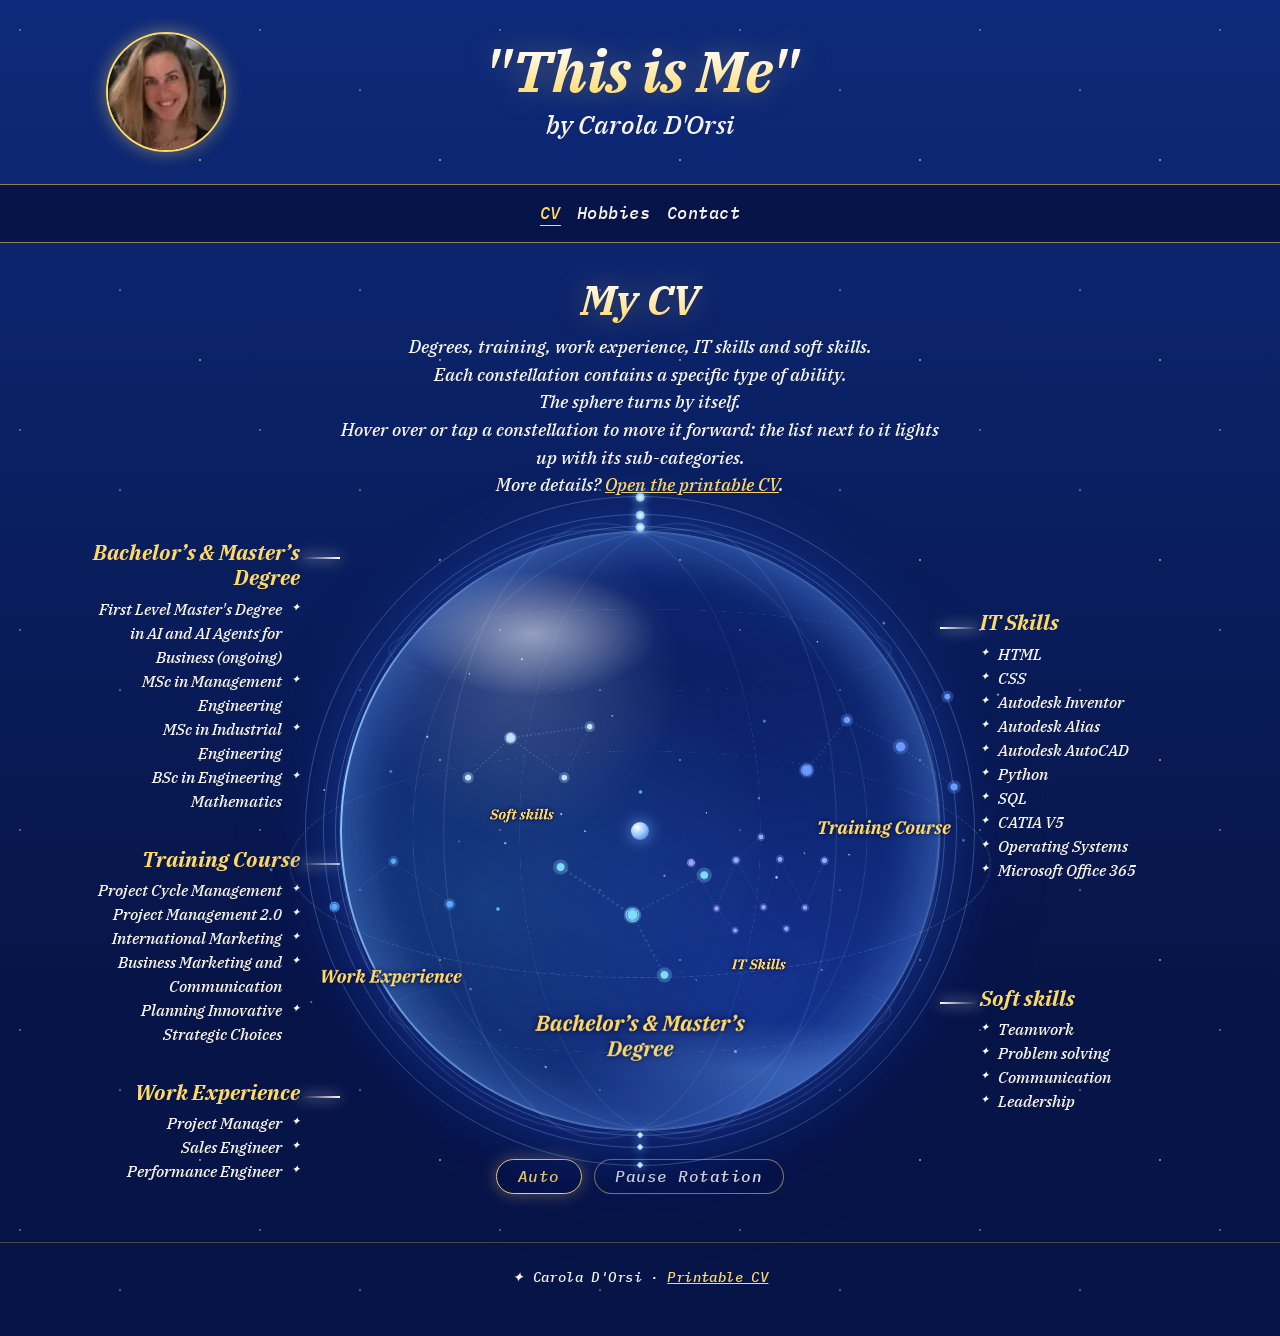
<file: index.html>
<!DOCTYPE html>
<html lang="en">
<head>
  <meta charset="UTF-8">
  <meta name="viewport" content="width=device-width, initial-scale=1">
  <title>CV · Carola D'Orsi</title>
  <meta name="description" content="CV, hobbies and contact.">
  <meta name="theme-color" content="#071447">
  <!-- Open Graph -->
  <meta property="og:type" content="website">
  <meta property="og:site_name" content="Carola D'Orsi">
  <meta property="og:locale" content="en_US">
  <meta property="og:title" content="CV · Carola D'Orsi">
  <meta property="og:description" content="CV, hobbies and contact.">
  <meta property="og:url" content="https://carola1991.github.io/index.html">
  <meta property="og:image" content="https://carola1991.github.io/assets/images/og-image.jpg">
  <meta property="og:image:alt" content="Carola D'Orsi">
  <link rel="icon" href="assets/images/favicon.jpg">
  <!-- Bootstrap 5 + Bootstrap Icons -->
  <link href="https://cdn.jsdelivr.net/npm/bootstrap@5.3.3/dist/css/bootstrap.min.css" rel="stylesheet">
  <link href="https://cdn.jsdelivr.net/npm/bootstrap-icons@1.11.3/font/bootstrap-icons.css" rel="stylesheet">
  <!-- IBM Plex Serif (text) + IBM Plex Mono (menu, buttons, labels) -->
  <link rel="preconnect" href="https://fonts.googleapis.com">
  <link rel="preconnect" href="https://fonts.gstatic.com" crossorigin>
  <link href="https://fonts.googleapis.com/css2?family=IBM+Plex+Serif:ital,wght@1,400;1,500;1,600;1,700&family=IBM+Plex+Mono:ital,wght@1,400;1,500&display=swap" rel="stylesheet">
  <!-- CSS compiled from scss/style.scss -->
  <link href="assets/css/style.css" rel="stylesheet">
</head>
<body>
  <header class="site-header">
    <img class="avatar" src="assets/images/avatar.jpg" alt="Carola D'Orsi" width="120" height="120">
    <div class="titles">
      <h1>"This is Me"</h1>
      <p class="subtitle">by Carola D'Orsi</p>
    </div>
  </header>

  <nav class="navbar navbar-expand-md navbar-dark sticky-top site-nav" aria-label="Main navigation">
    <div class="container-fluid">
      <span class="navbar-brand d-md-none">&#10022; Menu</span>
      <!-- hamburger menu without JavaScript: the hidden checkbox keeps the open/closed state -->
      <input type="checkbox" id="nav-toggle" class="nav-toggle" aria-label="Open or close the menu">
      <label class="navbar-toggler" for="nav-toggle"><span class="navbar-toggler-icon"></span><span class="visually-hidden">Menu</span></label>
      <div class="collapse navbar-collapse" id="menu">
        <ul class="navbar-nav mx-auto text-center">
          <li class="nav-item"><a class="nav-link active" href="index.html" aria-current="page">CV</a></li>
          <li class="nav-item"><a class="nav-link" href="pages/hobbies.html">Hobbies</a></li>
          <li class="nav-item"><a class="nav-link" href="pages/contact.html">Contact</a></li>
        </ul>
      </div>
    </div>
  </nav>

  <main class="container-xl page">
    <h2 class="page-title">My CV</h2>
    <p class="page-intro">Degrees, training, work experience, IT skills and soft skills.<br> Each constellation contains a specific type of ability.<br>The sphere turns by itself.<br>Hover over or tap a constellation to move it forward: the list next to it lights up with its sub-categories.<br> More details? <a href="pages/cv.html">Open the printable CV</a>.</p>
    <div class="cv-map">
      <div class="cat-col cat-col--left">
        <!-- Each list matches the stars of its constellation -->
      <section class="cat cat--degree" aria-labelledby="cat-degree">
        <h3 id="cat-degree">Bachelor’s &amp; Master’s Degree</h3>
        <ul>
          <li>First Level Master's Degree in AI and AI Agents for Business (ongoing)</li>
          <li>MSc in Management Engineering</li>
          <li>MSc in Industrial Engineering</li>
          <li>BSc in Engineering Mathematics</li>
        </ul>
      </section>
      <section class="cat cat--training" aria-labelledby="cat-training">
        <h3 id="cat-training">Training Course</h3>
        <ul>
          <li>Project Cycle Management</li>
          <li>Project Management 2.0</li>
          <li>International Marketing</li>
          <li>Business Marketing and Communication</li>
          <li>Planning Innovative Strategic Choices</li>
        </ul>
      </section>
      <section class="cat cat--experience" aria-labelledby="cat-experience">
        <h3 id="cat-experience">Work Experience</h3>
        <ul>
          <li>Project Manager</li>
          <li>Sales Engineer</li>
          <li>Performance Engineer</li>
        </ul>
      </section>
      </div>
      <div class="sky">
        <!-- Auto / Pause rotation: two radio buttons -->
        <input class="sky-input" type="radio" name="motion" id="motion-auto" checked>
        <input class="sky-input" type="radio" name="motion" id="motion-pause">
        <svg class="defs" width="0" height="0" aria-hidden="true" focusable="false">
          <defs>
            <!-- shared ring: every featured star pulses with it (sonar effect) -->
            <symbol id="pulse-ring" viewBox="-20 -20 40 40"><circle r="8" fill="none"/></symbol>
          </defs>
        </svg>
        <span class="shoot" style="--x:8%;--y:6%;--dl:1s" aria-hidden="true"></span>
        <span class="shoot" style="--x:52%;--y:2%;--dl:5s" aria-hidden="true"></span>
        <span class="shoot" style="--x:30%;--y:30%;--dl:8.5s" aria-hidden="true"></span>
        <div class="sphere" role="group" aria-label="Rotating celestial sphere with the five constellations of my CV">
          <div class="orbit" aria-hidden="true"></div>
          <div class="sat" aria-hidden="true"><i></i></div>
          <div class="globe">
        <span class="ring ring--m0" aria-hidden="true"></span>
        <span class="ring ring--m1" aria-hidden="true"></span>
        <span class="ring ring--m2" aria-hidden="true"></span>
        <span class="ring ring--m3" aria-hidden="true"></span>
        <span class="ring ring--m4" aria-hidden="true"></span>
        <span class="ring ring--m5" aria-hidden="true"></span>
        <span class="ring ring--eq" aria-hidden="true"></span>
        <span class="ring ring--pn" aria-hidden="true"></span>
        <span class="ring ring--ps" aria-hidden="true"></span>
        <span class="arm arm--a" aria-hidden="true"></span>
        <span class="arm arm--b" aria-hidden="true"></span>
        <span class="arm arm--c" aria-hidden="true"></span>
        <span class="bridge" style="--a:180deg;--k:0.1;--bw:3px;--bc:rgba(175,228,255,.95)" aria-hidden="true"></span>
        <span class="bridge" style="--a:252deg;--k:0.3;--bw:3px;--bc:rgba(175,228,255,.9)" aria-hidden="true"></span>
        <span class="bridge" style="--a:324deg;--k:0.5;--bw:1px;--bc:rgba(120,170,255,.5)" aria-hidden="true"></span>
        <span class="bridge" style="--a:36deg;--k:0.7;--bw:2px;--bc:rgba(140,200,255,.75)" aria-hidden="true"></span>
        <span class="bridge" style="--a:108deg;--k:0.9;--bw:2px;--bc:rgba(140,200,255,.75)" aria-hidden="true"></span>
        <div class="constellation constellation--degree" tabindex="0" role="group" aria-label="Bachelor’s &amp; Master’s Degree">
          <div class="bb"><div class="bb-spin">
            <figure class="cluster">
<svg class="map" viewBox="0 0 320 240" role="img" xmlns="http://www.w3.org/2000/svg">
  <line class="n0 n1" style="--w:3" x1="60" y1="60" x2="150" y2="120"/>
  <line class="n1 n2" style="--w:1" x1="150" y1="120" x2="240" y2="70"/>
  <line class="n1 n3" style="--w:2" x1="150" y1="120" x2="190" y2="195"/>
  <g class="star s0" tabindex="0" style="--i:0"><circle cx="60" cy="60" r="5"/></g>
  <g class="star s1" tabindex="0" style="--i:1"><use class="pulse" href="#pulse-ring" x="130" y="100" width="40" height="40"/><circle cx="150" cy="120" r="6.5"/></g>
  <g class="star s2" tabindex="0" style="--i:2"><circle cx="240" cy="70" r="5"/></g>
  <g class="star s3" tabindex="0" style="--i:3"><circle cx="190" cy="195" r="5"/></g>
</svg>
              <figcaption>Bachelor’s &amp; Master’s Degree</figcaption>
            </figure>
          </div></div>
        </div>
        <div class="constellation constellation--training" tabindex="0" role="group" aria-label="Training Course">
          <div class="bb"><div class="bb-spin">
            <figure class="cluster">
<svg class="map" viewBox="0 0 320 240" role="img" xmlns="http://www.w3.org/2000/svg">
  <line class="n0 n1" style="--w:3" x1="45" y1="170" x2="105" y2="95"/>
  <line class="n1 n2" style="--w:2" x1="105" y1="95" x2="185" y2="135"/>
  <line class="n2 n3" style="--w:1" x1="185" y1="135" x2="255" y2="60"/>
  <line class="n2 n4" style="--w:2" x1="185" y1="135" x2="265" y2="195"/>
  <g class="star s0" tabindex="0" style="--i:0"><use class="pulse" href="#pulse-ring" x="25" y="150" width="40" height="40"/><circle cx="45" cy="170" r="7"/></g>
  <g class="star s1" tabindex="0" style="--i:1"><circle cx="105" cy="95" r="5"/></g>
  <g class="star s2" tabindex="0" style="--i:2"><circle cx="185" cy="135" r="7"/></g>
  <g class="star s3" tabindex="0" style="--i:3"><circle cx="255" cy="60" r="4.5"/></g>
  <g class="star s4" tabindex="0" style="--i:4"><circle cx="265" cy="195" r="5.5"/></g>
</svg>
              <figcaption>Training Course</figcaption>
            </figure>
          </div></div>
        </div>
        <div class="constellation constellation--itskills" tabindex="0" role="group" aria-label="IT Skills">
          <div class="bb"><div class="bb-spin">
            <figure class="cluster">
<svg class="map" viewBox="0 0 400 320" role="img" xmlns="http://www.w3.org/2000/svg">
  <line class="n1 n0" style="--w:2" x1="40" y1="100" x2="100" y2="208"/>
  <line class="n2 n1" style="--w:3" x1="100" y1="208" x2="146" y2="94"/>
  <line class="n3 n2" style="--w:2" x1="146" y1="94" x2="211" y2="205"/>
  <line class="n4 n3" style="--w:1" x1="211" y1="205" x2="250" y2="92"/>
  <line class="n5 n4" style="--w:2" x1="250" y1="92" x2="309" y2="206"/>
  <line class="n6 n5" style="--w:3" x1="309" y1="206" x2="355" y2="95"/>
  <line class="n7 n1" style="--w:2" x1="100" y1="208" x2="144" y2="260"/>
  <line class="n8 n3" style="--w:1" x1="211" y1="205" x2="265" y2="256"/>
  <line class="n9 n2" style="--w:2" x1="146" y1="94" x2="205" y2="39"/>
  <g class="star s0" tabindex="0" style="--i:0"><use class="pulse" href="#pulse-ring" x="20" y="80" width="40" height="40"/><circle cx="40" cy="100" r="6"/></g>
  <g class="star s1" tabindex="0" style="--i:1"><circle cx="100" cy="208" r="5"/></g>
  <g class="star s2" tabindex="0" style="--i:2"><circle cx="146" cy="94" r="6.5"/></g>
  <g class="star s3" tabindex="0" style="--i:3"><circle cx="211" cy="205" r="5"/></g>
  <g class="star s4" tabindex="0" style="--i:4"><circle cx="250" cy="92" r="5.5"/></g>
  <g class="star s5" tabindex="0" style="--i:5"><circle cx="309" cy="206" r="5"/></g>
  <g class="star s6" tabindex="0" style="--i:6"><circle cx="355" cy="95" r="6"/></g>
  <g class="star s7" tabindex="0" style="--i:7"><circle cx="144" cy="260" r="4.5"/></g>
  <g class="star s8" tabindex="0" style="--i:8"><circle cx="265" cy="256" r="5"/></g>
  <g class="star s9" tabindex="0" style="--i:9"><circle cx="205" cy="39" r="5.5"/></g>
</svg>
              <figcaption>IT Skills</figcaption>
            </figure>
          </div></div>
        </div>
        <div class="constellation constellation--soft" tabindex="0" role="group" aria-label="Soft skills">
          <div class="bb"><div class="bb-spin">
            <figure class="cluster">
<svg class="map" viewBox="0 0 300 200" role="img" xmlns="http://www.w3.org/2000/svg">
  <line class="n0 n1" style="--w:2" x1="55" y1="150" x2="130" y2="80"/>
  <line class="n1 n2" style="--w:2" x1="130" y1="80" x2="225" y2="150"/>
  <line class="n2 n3" style="--w:1" x1="225" y1="150" x2="270" y2="60"/>
  <line class="n1 n3" style="--w:3" x1="130" y1="80" x2="270" y2="60"/>
  <g class="star s0" tabindex="0" style="--i:0"><circle cx="55" cy="150" r="5.5"/></g>
  <g class="star s1" tabindex="0" style="--i:1"><use class="pulse" href="#pulse-ring" x="110" y="60" width="40" height="40"/><circle cx="130" cy="80" r="7"/></g>
  <g class="star s2" tabindex="0" style="--i:2"><circle cx="225" cy="150" r="5"/></g>
  <g class="star s3" tabindex="0" style="--i:3"><circle cx="270" cy="60" r="5"/></g>
</svg>
              <figcaption>Soft skills</figcaption>
            </figure>
          </div></div>
        </div>
        <div class="constellation constellation--experience" tabindex="0" role="group" aria-label="Work experience">
          <div class="bb"><div class="bb-spin">
            <figure class="cluster">
<svg class="map" viewBox="0 0 400 300" aria-hidden="true" focusable="false" xmlns="http://www.w3.org/2000/svg">
  <line class="n1 n0" style="--w:3" x1="95" y1="190" x2="205" y2="105"/>
  <line class="n2 n1" style="--w:2" x1="205" y1="105" x2="310" y2="185"/>
  <g class="star s0" tabindex="0" style="--i:0"><use class="pulse" href="#pulse-ring" x="75" y="170" width="40" height="40"/><circle cx="95" cy="190" r="6"/></g>
  <g class="star s1" tabindex="0" style="--i:1"><circle cx="205" cy="105" r="5"/></g>
  <g class="star s2" tabindex="0" style="--i:2"><circle cx="310" cy="185" r="6.5"/></g> 
</svg>
              <figcaption>Work Experience</figcaption>
            </figure>
          </div></div>
        </div>
          </div>
        </div>
        <div class="sky-controls" role="group" aria-label="Rotation of the sphere">
          <label for="motion-auto">Auto</label>
          <label for="motion-pause">Pause Rotation</label>
        </div>
      </div>
      <div class="cat-col cat-col--right">
      <section class="cat cat--itskills" aria-labelledby="cat-itskills">
        <h3 id="cat-itskills">IT Skills</h3>
        <ul>
          <li>HTML</li>
          <li>CSS</li>
          <li>Autodesk Inventor</li>
          <li>Autodesk Alias</li>
          <li>Autodesk AutoCAD</li>
          <li>Python</li>
          <li>SQL</li>
          <li>CATIA V5</li>
          <li>Operating Systems</li>
          <li>Microsoft Office 365</li>
        </ul>
      </section>
      <section class="cat cat--soft" aria-labelledby="cat-soft">
        <h3 id="cat-soft">Soft skills</h3>
        <ul>
          <li>Teamwork</li>
          <li>Problem solving</li>
          <li>Communication</li>
          <li>Leadership</li>
        </ul>
      </section>
      </div>
    </div>
  </main>

  <footer class="site-footer">
    <p>&#10022; Carola D'Orsi &middot; <a href="pages/cv.html">Printable CV</a></p>
  </footer>
</body>
</html>
</file>
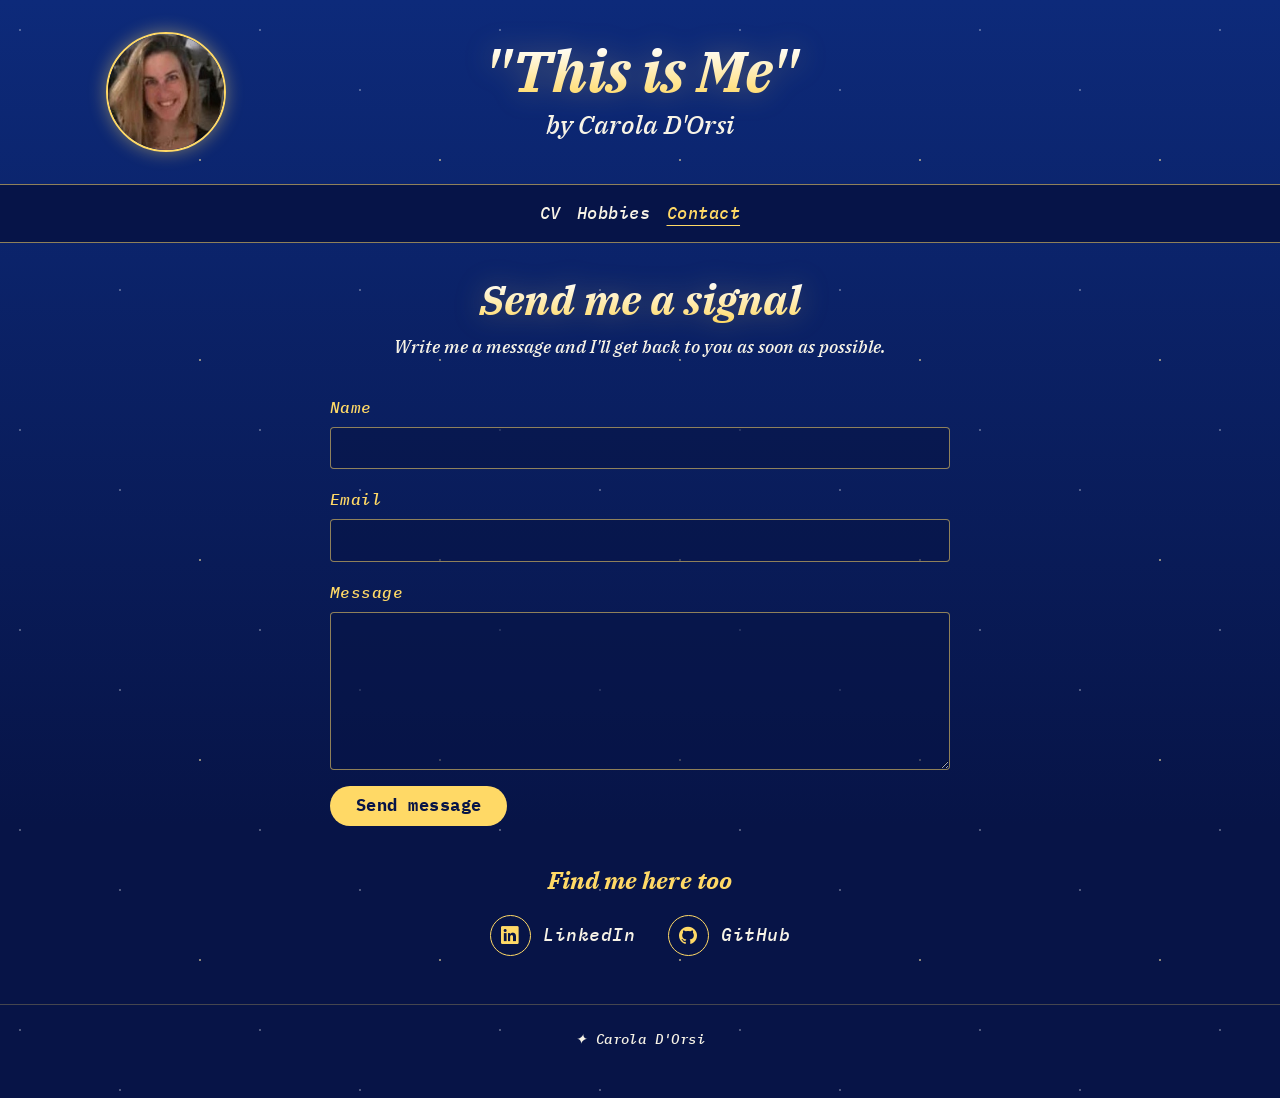
<file: pages/contact.html>
<!DOCTYPE html>
<html lang="en">
<head>
  <meta charset="UTF-8">
  <meta name="viewport" content="width=device-width, initial-scale=1">
  <title>Contact · Carola D'Orsi</title>
  <meta name="description" content="CV, hobbies and contact.">
  <meta name="theme-color" content="#071447">
  <!-- Open Graph-->
  <meta property="og:type" content="website">
  <meta property="og:site_name" content="Carola D'Orsi">
  <meta property="og:locale" content="en_US">
  <meta property="og:title" content="Contact · Carola D'Orsi">
  <meta property="og:description" content="CV, hobbies and contact.">
  <meta property="og:url" content="https://carola1991.github.io/pages/contact.html">
  <meta property="og:image" content="https://carola1991.github.io/assets/images/og-image.jpg">
  <meta property="og:image:alt" content="Carola D'Orsi">
  <link rel="icon" href="../assets/images/favicon.jpg">
  <!-- Bootstrap 5 + Bootstrap Icons -->
  <link href="https://cdn.jsdelivr.net/npm/bootstrap@5.3.3/dist/css/bootstrap.min.css" rel="stylesheet">
  <link href="https://cdn.jsdelivr.net/npm/bootstrap-icons@1.11.3/font/bootstrap-icons.css" rel="stylesheet">
  <!-- IBM Plex Serif (text) + IBM Plex Mono (menu, buttons, labels) -->
  <link rel="preconnect" href="https://fonts.googleapis.com">
  <link rel="preconnect" href="https://fonts.gstatic.com" crossorigin>
  <link href="https://fonts.googleapis.com/css2?family=IBM+Plex+Serif:ital,wght@1,400;1,500;1,600;1,700&family=IBM+Plex+Mono:ital,wght@1,400;1,500&display=swap" rel="stylesheet">
  <!-- CSS compiled from scss/style.scss -->
  <link href="../assets/css/style.css" rel="stylesheet">
</head>
<body>
  <header class="site-header">
    <img class="avatar" src="../assets/images/avatar.jpg" alt="Carola D'Orsi" width="120" height="120">
    <div class="titles">
      <h1>"This is Me"</h1>
      <p class="subtitle">by Carola D'Orsi</p>
    </div>
  </header>

  <nav class="navbar navbar-expand-md navbar-dark sticky-top site-nav" aria-label="Main navigation">
    <div class="container-fluid">
      <span class="navbar-brand d-md-none">&#10022; Menu</span>
      <!-- hamburger menu without JavaScript: the hidden checkbox keeps the open/closed state -->
      <input type="checkbox" id="nav-toggle" class="nav-toggle" aria-label="Open or close the menu">
      <label class="navbar-toggler" for="nav-toggle"><span class="navbar-toggler-icon"></span><span class="visually-hidden">Menu</span></label>
      <div class="collapse navbar-collapse" id="menu">
        <ul class="navbar-nav mx-auto text-center">
          <li class="nav-item"><a class="nav-link" href="../index.html">CV</a></li>
          <li class="nav-item"><a class="nav-link" href="hobbies.html">Hobbies</a></li>
          <li class="nav-item"><a class="nav-link active" href="contact.html" aria-current="page">Contact</a></li>
        </ul>
      </div>
    </div>
  </nav>

  <main class="container-xl page">
    <h2 class="page-title">Send me a signal</h2>
    <p class="page-intro">Write me a message and I'll get back to you as soon as possible.</p>
    <div class="contact">
      <!-- Formspree for the form contact-->
      <form class="contact-form" action="https://formspree.io/f/meaabjeg" method="POST">
        <div class="mb-3">
          <label for="name" class="form-label">Name</label>
          <input type="text" class="form-control" id="name" name="name" autocomplete="name" required>
        </div>
        <div class="mb-3">
          <label for="email" class="form-label">Email</label>
          <input type="email" class="form-control" id="email" name="email" autocomplete="email" required>
        </div>
        <div class="mb-3">
          <label for="message" class="form-label">Message</label>
          <textarea class="form-control" id="message" name="message" rows="5" minlength="10" required></textarea>
        </div>
        <!-- spam trap: real people never see or fill it -->
        <input type="text" name="_gotcha" class="visually-hidden" tabindex="-1" autocomplete="off" aria-hidden="true">
        <input type="hidden" name="_subject" value="New message from the portfolio">
        <button type="submit" class="btn btn-star">Send message</button>
      </form>
      <aside class="socials" aria-label="Social media">
        <h3>Find me here too</h3>
        <div class="socials-list">
        <a href="https://www.linkedin.com/in/carola-d-orsi" target="_blank" rel="noopener"><i class="bi bi-linkedin"></i> LinkedIn</a>
        <a href="https://github.com/Carola1991/" target="_blank" rel="noopener"><i class="bi bi-github"></i> GitHub</a>
        </div>
      </aside>
    </div>
  </main>

  <footer class="site-footer">
    <p>&#10022; Carola D'Orsi </p>
  </footer>
</body>
</html>
</file>
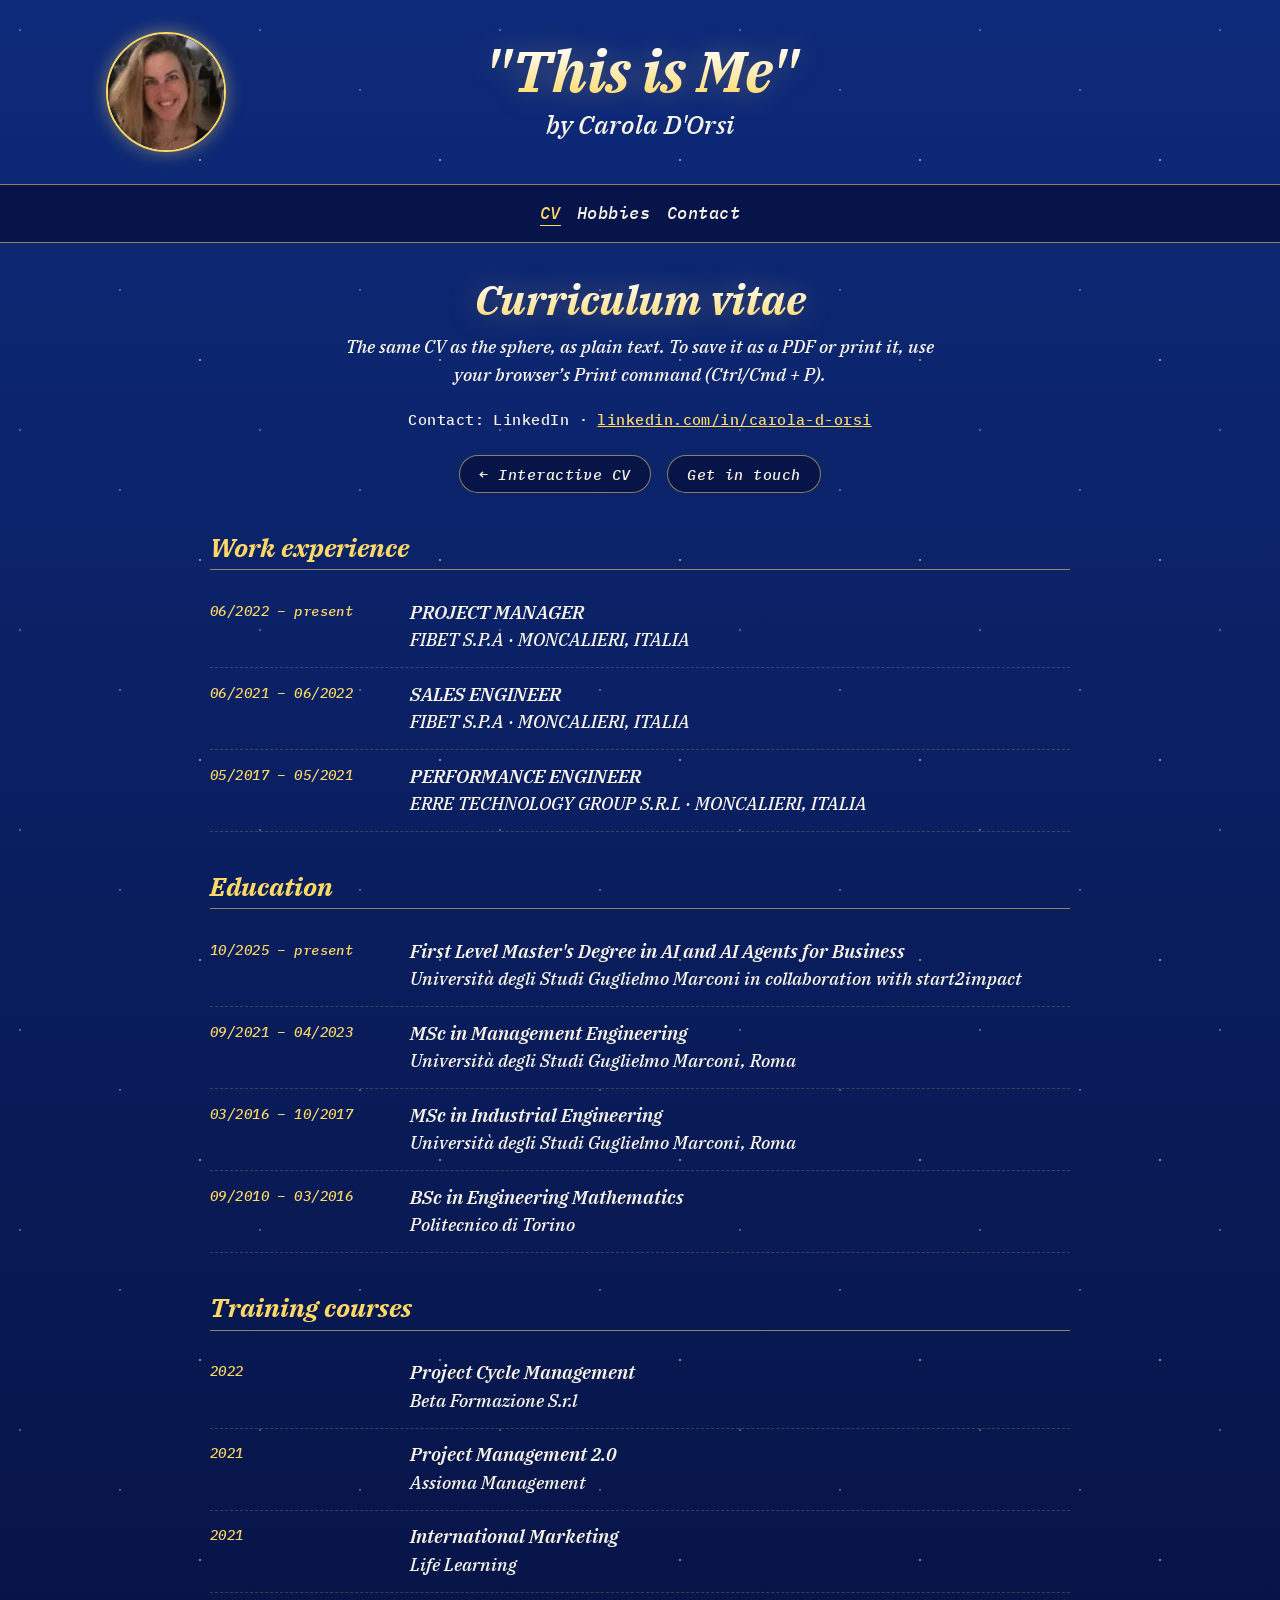
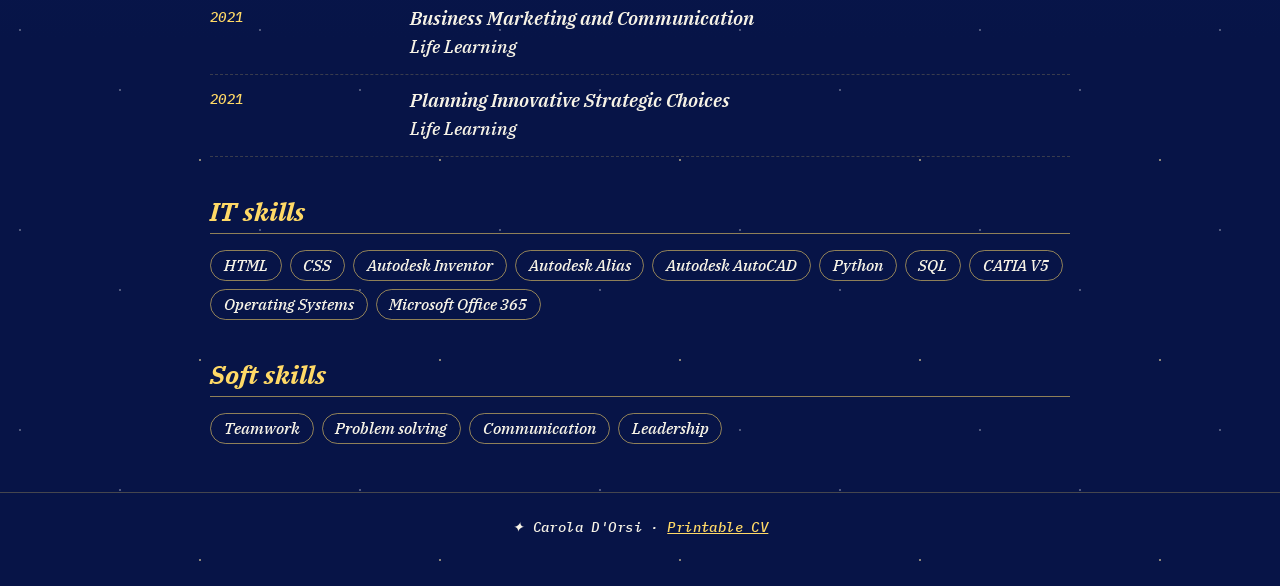
<file: pages/cv.html>
<!DOCTYPE html>
<html lang="en">
<head>
  <meta charset="UTF-8">
  <meta name="viewport" content="width=device-width, initial-scale=1">
  <title>Curriculum vitae · Carola D'Orsi</title>
  <meta name="description" content="Printable CV">
  <meta name="theme-color" content="#071447">
  <!-- Open Graph -->
  <meta property="og:type" content="website">
  <meta property="og:site_name" content="Carola D'Orsi">
  <meta property="og:locale" content="en_US">
  <meta property="og:title" content="CV · Carola D'Orsi">
  <meta property="og:description" content="CV, hobbies and contact.">
  <meta property="og:url" content="https://carola1991.github.io/pages/cv.html">
  <meta property="og:image" content="https://carola1991.github.io/assets/images/og-image.jpg">
  <meta property="og:image:alt" content="Carola D'Orsi">
  <link rel="icon" href="../assets/images/favicon.jpg">
  <!-- Bootstrap 5 + Bootstrap Icons -->
  <link href="https://cdn.jsdelivr.net/npm/bootstrap@5.3.3/dist/css/bootstrap.min.css" rel="stylesheet">
  <link href="https://cdn.jsdelivr.net/npm/bootstrap-icons@1.11.3/font/bootstrap-icons.css" rel="stylesheet">
  <!-- IBM Plex Serif (text) + IBM Plex Mono (menu, buttons, labels) -->
  <link rel="preconnect" href="https://fonts.googleapis.com">
  <link rel="preconnect" href="https://fonts.gstatic.com" crossorigin>
  <link href="https://fonts.googleapis.com/css2?family=IBM+Plex+Serif:ital,wght@1,400;1,500;1,600;1,700&family=IBM+Plex+Mono:ital,wght@1,400;1,500&display=swap" rel="stylesheet">
  <!-- CSS compiled from scss/style.scss -->
  <link href="../assets/css/style.css" rel="stylesheet">
</head>
<body>
  <header class="site-header">
    <img class="avatar" src="../assets/images/avatar.jpg" alt="Carola D'Orsi" width="120" height="120">
    <div class="titles">
      <h1>"This is Me"</h1>
      <p class="subtitle">by Carola D'Orsi</p>
    </div>
  </header>

  <nav class="navbar navbar-expand-md navbar-dark sticky-top site-nav" aria-label="Main navigation">
    <div class="container-fluid">
      <span class="navbar-brand d-md-none">&#10022; Menu</span>
      <!-- hamburger menu without JavaScript: the hidden checkbox keeps the open/closed state -->
      <input type="checkbox" id="nav-toggle" class="nav-toggle" aria-label="Open or close the menu">
      <label class="navbar-toggler" for="nav-toggle"><span class="navbar-toggler-icon"></span><span class="visually-hidden">Menu</span></label>
      <div class="navbar-collapse" id="menu">
        <ul class="navbar-nav mx-auto text-center">
          <li class="nav-item"><a class="nav-link active" href="../index.html" aria-current="true">CV</a></li>
          <li class="nav-item"><a class="nav-link" href="hobbies.html">Hobbies</a></li>
          <li class="nav-item"><a class="nav-link" href="contact.html">Contact</a></li>
        </ul>
      </div>
    </div>
  </nav>

  <main class="container-xl page">
    <h2 class="page-title">Curriculum vitae</h2>
    <p class="page-intro">The same CV as the sphere, as plain text. To save it as a PDF or print it, use your browser&rsquo;s Print command (Ctrl/Cmd + P).</p>
    <address class="cv-contact">Contact: LinkedIn &middot; <a href="https://www.linkedin.com/in/carola-d-orsi">linkedin.com/in/carola-d-orsi</a></address>
    <div class="cv-toolbar">
      <a href="../index.html">&larr; Interactive CV</a>
      <a href="contact.html">Get in touch</a>
    </div>
    <div class="cv">
      <section class="cv-section" aria-labelledby="cv-experience">
        <h3 id="cv-experience">Work experience</h3>
        <article class="cv-entry">
          <p class="cv-when"><time datetime="2022-06">06/2022</time> &ndash; present</p>
          <div>
            <h4>PROJECT MANAGER</h4>
            <p>FIBET S.P.A &middot; MONCALIERI, ITALIA</p>
          </div>
        </article>
        <article class="cv-entry">
          <p class="cv-when"><time datetime="2021-06">06/2021</time> &ndash; <time datetime="2022-06">06/2022</time></p>
          <div>
            <h4>SALES ENGINEER</h4>
            <p>FIBET S.P.A &middot; MONCALIERI, ITALIA</p>
          </div>
        </article>
        <article class="cv-entry">
          <p class="cv-when"><time datetime="2017-05">05/2017</time> &ndash; <time datetime="2021-05">05/2021</time></p>
          <div>
            <h4>PERFORMANCE ENGINEER</h4>
            <p>ERRE TECHNOLOGY GROUP S.R.L &middot; MONCALIERI, ITALIA</p>
          </div>
        </article>
      </section>

      <section class="cv-section" aria-labelledby="cv-education">
        <h3 id="cv-education">Education</h3>
        <article class="cv-entry">
          <p class="cv-when"><time datetime="2025-10">10/2025</time> &ndash; present</p>
          <div>
            <h4>First Level Master's Degree in AI and AI Agents for Business</h4>
            <p>Università degli Studi Guglielmo Marconi in collaboration with start2impact</p>
          </div>
        </article>
        <article class="cv-entry">
          <p class="cv-when"><time datetime="2021-09">09/2021</time> &ndash; <time datetime="2023-04">04/2023</time></p>
          <div>
            <h4>MSc in Management Engineering</h4>
            <p>Università degli Studi Guglielmo Marconi, Roma</p>
          </div>
        </article>
        <article class="cv-entry">
          <p class="cv-when"><time datetime="2016-03">03/2016</time> &ndash; <time datetime="2017-10">10/2017</time></p>
          <div>
            <h4>MSc in Industrial Engineering</h4>
            <p>Università degli Studi Guglielmo Marconi, Roma</p>
          </div>
        </article>
        <article class="cv-entry">
          <p class="cv-when"><time datetime="2010-09">09/2010</time> &ndash; <time datetime="2016-03"> 03/2016</time></p>
          <div>
            <h4>BSc in Engineering Mathematics</h4>
            <p>Politecnico di Torino</p>
          </div>
        </article>
      </section>

      <section class="cv-section" aria-labelledby="cv-training">
        <h3 id="cv-training">Training courses</h3>
        <article class="cv-entry">
          <p class="cv-when"><time datetime="2022">2022</time></p>
          <div>
            <h4>Project Cycle Management</h4>
            <p>Beta Formazione S.r.l</p>
          </div>
        </article>
        <article class="cv-entry">
          <p class="cv-when"><time datetime="2021">2021</time></p>
          <div>
            <h4>Project Management 2.0</h4>
            <p>Assioma Management</p>
          </div>
        </article>
        <article class="cv-entry">
          <p class="cv-when"><time datetime="2021">2021</time></p>
          <div>
            <h4>International Marketing</h4>
            <p>Life Learning </p>
          </div>
        </article>
        <article class="cv-entry">
          <p class="cv-when"><time datetime="2021">2021</time></p>
          <div>
            <h4>Business Marketing and Communication</h4>
            <p>Life Learning </p>
          </div>
        </article>
        <article class="cv-entry">
          <p class="cv-when"><time datetime="2021">2021</time></p>
          <div>
            <h4>Planning Innovative Strategic Choices</h4>
            <p>Life Learning </p>
          </div>
        </article>
      </section>

      <section class="cv-section" aria-labelledby="cv-it">
        <h3 id="cv-it">IT skills</h3>
        <ul class="cv-tags">
          <li>HTML</li>
          <li>CSS</li>
          <li>Autodesk Inventor</li>
          <li>Autodesk Alias</li>
          <li>Autodesk AutoCAD</li>
          <li>Python</li>
          <li>SQL</li>
          <li>CATIA V5</li>
          <li>Operating Systems</li>
          <li>Microsoft Office 365</li>
        </ul>
      </section>

      <section class="cv-section" aria-labelledby="cv-soft">
        <h3 id="cv-soft">Soft skills</h3>
        <ul class="cv-tags">
          <li>Teamwork</li>
          <li>Problem solving</li>
          <li>Communication</li>
          <li>Leadership</li>
        </ul>
      </section>
    </div>
  </main>

  <footer class="site-footer">
    <p>&#10022; Carola D'Orsi &middot; <a href="cv.html">Printable CV</a></p>
  </footer>
</body>
</html>
</file>
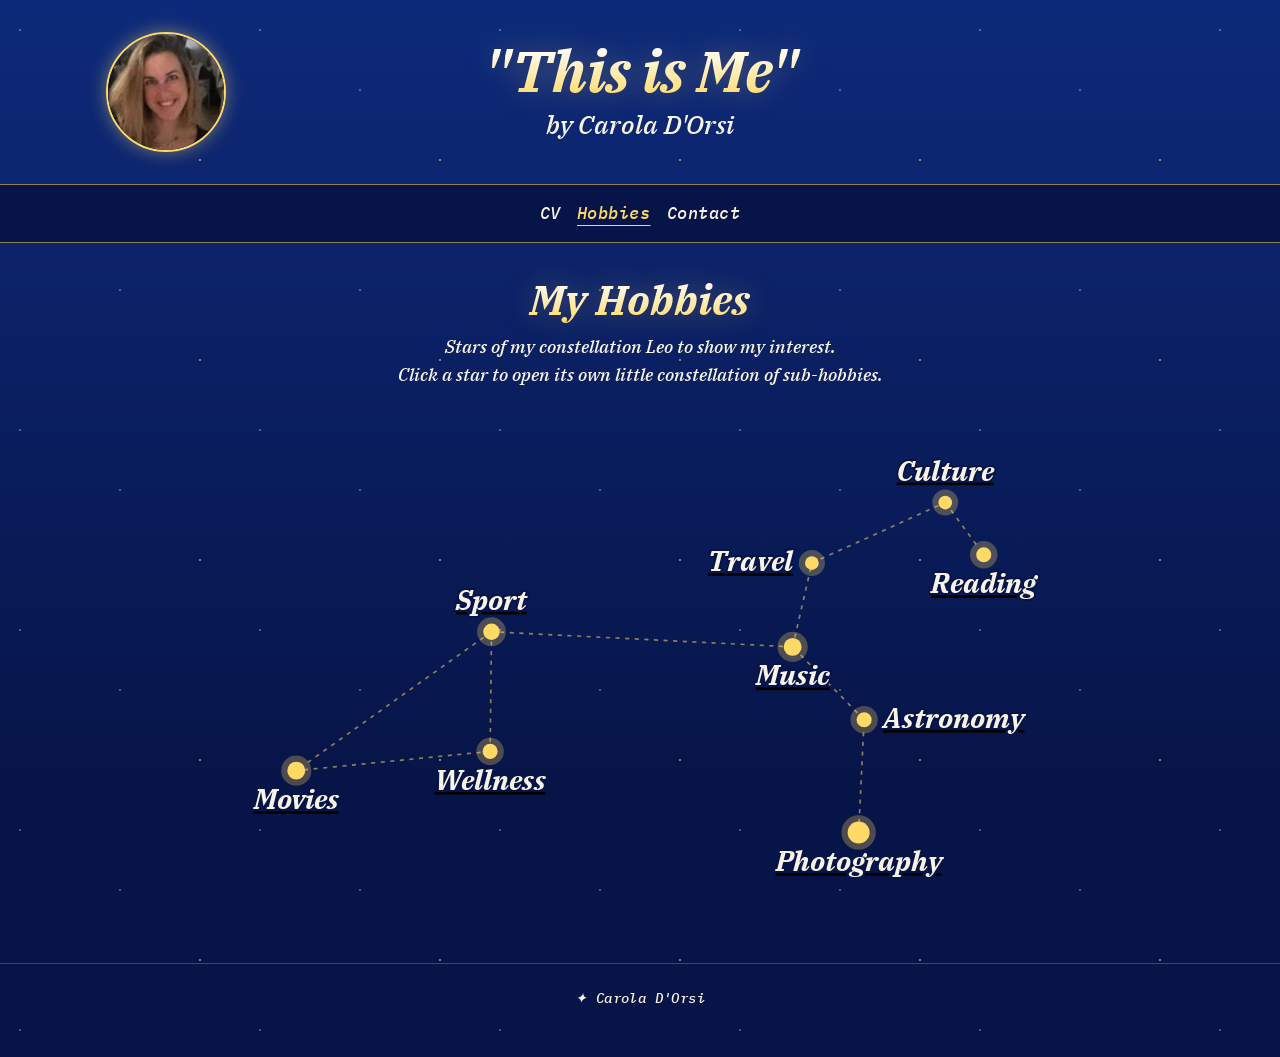
<file: pages/hobbies.html>
<!DOCTYPE html>
<html lang="en">
<head>
  <meta charset="UTF-8">
  <meta name="viewport" content="width=device-width, initial-scale=1">
  <title>Hobbies · Carola D'Orsi </title>
  <meta name="description" content="CV, hobbies and contact.">
  <meta name="theme-color" content="#071447">
  <!-- Open Graph -->
  <meta property="og:type" content="website">
  <meta property="og:site_name" content="Carola D'Orsi">
  <meta property="og:locale" content="en_US">
  <meta property="og:title" content="Hobbies · Carola D'Orsi"> 
  <meta property="og:description" content="CV, hobbies and contact.">
  <meta property="og:url" content="https://carola1991.github.io/pages/hobbies.html">
  <meta property="og:image" content="https://carola1991.github.io/assets/images/og-image.jpg">
  <meta property="og:image:alt" content="Carola D'Orsi">
  <link rel="icon" href="../assets/images/favicon.jpg" >
  <!-- Bootstrap 5 + Bootstrap Icons -->
  <link href="https://cdn.jsdelivr.net/npm/bootstrap@5.3.3/dist/css/bootstrap.min.css" rel="stylesheet">
  <link href="https://cdn.jsdelivr.net/npm/bootstrap-icons@1.11.3/font/bootstrap-icons.css" rel="stylesheet">
  <!-- IBM Plex Serif (text) + IBM Plex Mono (menu, buttons, labels) -->
  <link rel="preconnect" href="https://fonts.googleapis.com">
  <link rel="preconnect" href="https://fonts.gstatic.com" crossorigin>
  <link href="https://fonts.googleapis.com/css2?family=IBM+Plex+Serif:ital,wght@1,400;1,500;1,600;1,700&family=IBM+Plex+Mono:ital,wght@1,400;1,500&display=swap" rel="stylesheet">
  <!-- CSS compiled from scss/style.scss -->
  <link href="../assets/css/style.css" rel="stylesheet">
</head>
<body>
  <header class="site-header">
    <img class="avatar" src="../assets/images/avatar.jpg" alt="Carola D'Orsi" width="120" height="120">
    <div class="titles">
      <h1>"This is Me"</h1>
      <p class="subtitle">by Carola D'Orsi</p>
    </div>
  </header>

  <nav class="navbar navbar-expand-md navbar-dark sticky-top site-nav" aria-label="Main navigation">
    <div class="container-fluid">
      <span class="navbar-brand d-md-none">&#10022; Menu</span>
      <!-- hamburger menu without JavaScript: the hidden checkbox keeps the open/closed state -->
      <input type="checkbox" id="nav-toggle" class="nav-toggle" aria-label="Open or close the menu">
      <label class="navbar-toggler" for="nav-toggle"><span class="navbar-toggler-icon"></span><span class="visually-hidden">Menu</span></label>
      <div class="collapse navbar-collapse" id="menu">
        <ul class="navbar-nav mx-auto text-center">
          <li class="nav-item"><a class="nav-link" href="../index.html">CV</a></li>
          <li class="nav-item"><a class="nav-link active" href="hobbies.html" aria-current="page">Hobbies</a></li>
          <li class="nav-item"><a class="nav-link" href="contact.html">Contact</a></li>
        </ul>
      </div>
    </div>
  </nav>

  <main class="container-xl page">
    <h2 class="page-title">My Hobbies</h2>
    <p class="page-intro">Stars of my constellation Leo to show my interest. <br> Click a star to open its own little constellation of sub-hobbies.</p>
    <div class="leo-wrap">
<svg class="map leo" viewBox="0 0 640 360" aria-label="The constellation of Leo. Each star is a hobby: click a star to open its sub-hobbies." xmlns="http://www.w3.org/2000/svg">
  <line x1="479" y1="300" x2="483" y2="218"/>
  <line x1="483" y1="218" x2="431" y2="165"/>
  <line x1="431" y1="165" x2="445" y2="104"/>
  <line x1="445" y1="104" x2="542" y2="60"/>
  <line x1="542" y1="60" x2="570" y2="98"/>
  <line x1="431" y1="165" x2="212" y2="154"/>
  <line x1="212" y1="154" x2="211" y2="241"/>
  <line x1="212" y1="154" x2="70" y2="255"/>
  <line x1="211" y1="241" x2="70" y2="255"/>
  <a class="star" href="#sub-photography"><title>Photography · Regulus (α Leonis)</title><circle cx="479" cy="300" r="8"/><text x="479" y="328" text-anchor="middle">Photography</text></a>
  <a class="star" href="#sub-astronomy"><title>Astronomy · Eta Leonis (η)</title><circle cx="483" cy="218" r="5.5"/><text x="497" y="224" text-anchor="start">Astronomy</text></a>
  <a class="star" href="#sub-music"><title>Music · Algieba (γ Leonis)</title><circle cx="431" cy="165" r="6.5"/><text x="431" y="193" text-anchor="middle">Music</text></a>
  <a class="star" href="#sub-travel"><title>Travel · Zeta Leonis (ζ)</title><circle cx="445" cy="104" r="5"/><text x="431" y="110" text-anchor="end">Travel</text></a>
  <a class="star" href="#sub-culture"><title>Culture · Mu Leonis (μ)</title><circle cx="542" cy="60" r="5"/><text x="542" y="44" text-anchor="middle">Culture</text></a>
  <a class="star" href="#sub-reading"><title>Reading · Epsilon Leonis (ε)</title><circle cx="570" cy="98" r="5.5"/><text x="570" y="126" text-anchor="middle">Reading</text></a>
  <a class="star" href="#sub-sport"><title>Sport · Zosma (δ Leonis)</title><circle cx="212" cy="154" r="6"/><text x="212" y="138" text-anchor="middle">Sport</text></a>
  <a class="star" href="#sub-wellness"><title>Wellness · Chertan (θ Leonis)</title><circle cx="211" cy="241" r="5.5"/><text x="211" y="269" text-anchor="middle">Wellness</text></a>
  <a class="star" href="#sub-movies"><title>Movies · Denebola (β Leonis)</title><circle cx="70" cy="255" r="6.5"/><text x="70" y="283" text-anchor="middle">Movies</text></a>
</svg>
    </div>

    <!-- Sub-hobbies: shown with the CSS -->
    <section class="sub" id="sub-photography" role="dialog" aria-label="Photography: sub-hobbies">
      <a class="sub-backdrop" href="#close" aria-label="Close"></a>
      <span class="sub-rays" aria-hidden="true"></span>
      <span class="ripple" style="--i:0" aria-hidden="true"></span>
      <span class="ripple" style="--i:1" aria-hidden="true"></span>
      <span class="ripple" style="--i:2" aria-hidden="true"></span>
      <div class="sub-disc">
        <h3 class="sub-title">Photography</h3>
        <p class="sub-text">"Every shot, a memory".</p>
        <svg class="sub-map" viewBox="0 0 440 260" xmlns="http://www.w3.org/2000/svg">
          <line class="sub-line" style="--i:0" pathLength="1" x1="100" y1="170" x2="165" y2="90"/>
          <line class="sub-line" style="--i:1" pathLength="1" x1="165" y1="90" x2="235" y2="150"/>
          <line class="sub-line" style="--i:2" pathLength="1" x1="235" y1="150" x2="305" y2="75"/>
          <line class="sub-line" style="--i:3" pathLength="1" x1="235" y1="150" x2="350" y2="175"/>
          <g class="sub-star" style="--i:0"><circle cx="100" cy="170" r="7"/><text x="100" y="200">Landscape</text></g>
          <g class="sub-star" style="--i:1"><circle cx="165" cy="90" r="5.5"/><text x="165" y="74">Portrait</text></g>
          <g class="sub-star" style="--i:2"><circle cx="235" cy="150" r="7"/><text x="235" y="134">Streets</text></g>
          <g class="sub-star" style="--i:3"><circle cx="305" cy="75" r="5.5"/><text x="305" y="59">Attractions</text></g>
          <g class="sub-star" style="--i:4"><circle cx="350" cy="175" r="7"/><text x="350" y="205">Night sky</text></g>
        </svg>
        <a class="sub-close" href="#close">Back to Leo</a>
      </div>
    </section>
    <section class="sub" id="sub-astronomy" role="dialog" aria-label="Astronomy: sub-hobbies">
      <a class="sub-backdrop" href="#close" aria-label="Close"></a>
      <span class="sub-rays" aria-hidden="true"></span>
      <span class="ripple" style="--i:0" aria-hidden="true"></span>
      <span class="ripple" style="--i:1" aria-hidden="true"></span>
      <span class="ripple" style="--i:2" aria-hidden="true"></span>
      <div class="sub-disc">
        <h3 class="sub-title">Astronomy</h3>
        <p class="sub-text">"Looking up, on clear nights".</p>
        <svg class="sub-map" viewBox="0 0 440 260"  xmlns="http://www.w3.org/2000/svg">
          <line class="sub-line" style="--i:0" pathLength="1" x1="220" y1="60" x2="110" y2="130"/>
          <line class="sub-line" style="--i:1" pathLength="1" x1="220" y1="60" x2="330" y2="130"/>
          <line class="sub-line" style="--i:2" pathLength="1" x1="110" y1="130" x2="220" y2="200"/>
          <line class="sub-line" style="--i:3" pathLength="1" x1="330" y1="130" x2="220" y2="200"/>
          <g class="sub-star" style="--i:0"><circle cx="220" cy="60" r="7"/><text x="220" y="44">Stargazing</text></g>
          <g class="sub-star" style="--i:1"><circle cx="110" cy="130" r="5.5"/><text x="110" y="114">Telescopes</text></g>
          <g class="sub-star" style="--i:2"><circle cx="330" cy="130" r="7"/><text x="330" y="114">Deep Sky</text></g>
          <g class="sub-star" style="--i:3"><circle cx="220" cy="200" r="5.5"/><text x="220" y="230">Planets</text></g>
        </svg>
        <a class="sub-close" href="#close">Back to Leo</a>
      </div>
    </section>
    <section class="sub" id="sub-music" role="dialog" aria-label="Music: sub-hobbies">
      <a class="sub-backdrop" href="#close" aria-label="Close"></a>
      <span class="sub-rays" aria-hidden="true"></span>
      <span class="ripple" style="--i:0" aria-hidden="true"></span>
      <span class="ripple" style="--i:1" aria-hidden="true"></span>
      <span class="ripple" style="--i:2" aria-hidden="true"></span>
      <div class="sub-disc">
        <h3 class="sub-title">Music</h3>
        <p class="sub-text">"Always listening..."</p>
        <svg class="sub-map" viewBox="0 0 440 260"  xmlns="http://www.w3.org/2000/svg">
          <line class="sub-line" style="--i:0" pathLength="1" x1="95" y1="85" x2="170" y2="175"/>
          <line class="sub-line" style="--i:1" pathLength="1" x1="170" y1="175" x2="255" y2="95"/>
          <line class="sub-line" style="--i:2" pathLength="1" x1="255" y1="95" x2="345" y2="180"/>
          <g class="sub-star" style="--i:0"><circle cx="95" cy="85" r="7"/><text x="95" y="69">Pop </text></g>
          <g class="sub-star" style="--i:1"><circle cx="170" cy="175" r="5.5"/><text x="170" y="205">Rock</text></g>
          <g class="sub-star" style="--i:2"><circle cx="255" cy="95" r="7"/><text x="255" y="79">Latin</text></g>
          <g class="sub-star" style="--i:3"><circle cx="345" cy="180" r="5.5"/><text x="345" y="210">Italian music</text></g>
        </svg>
        <a class="sub-close" href="#close">Back to Leo</a>
      </div>
    </section>
    <section class="sub" id="sub-travel" role="dialog" aria-label="Travel: sub-hobbies">
      <a class="sub-backdrop" href="#close" aria-label="Close"></a>
      <span class="sub-rays" aria-hidden="true"></span>
      <span class="ripple" style="--i:0" aria-hidden="true"></span>
      <span class="ripple" style="--i:1" aria-hidden="true"></span>
      <span class="ripple" style="--i:2" aria-hidden="true"></span>
      <div class="sub-disc">
        <h3 class="sub-title">Travel</h3>
        <p class="sub-text">"We travel three times: when we dream it, when we live it, and when we remember it"-[Cesare Pavese]</p>
        <svg class="sub-map sub-map--wide" viewBox="0 0 640 400"  xmlns="http://www.w3.org/2000/svg">
          <line class="sub-line" style="--i:1" pathLength="1" x1="125" y1="325" x2="215" y2="240"/>
          <line class="sub-line" style="--i:2" pathLength="1" x1="215" y1="240" x2="110" y2="140"/>
          <line class="sub-line" style="--i:3" pathLength="1" x1="110" y1="140" x2="215" y2="48"/>
          <line class="sub-line" style="--i:4" pathLength="1" x1="215" y1="48" x2="320" y2="140"/>
          <line class="sub-line" style="--i:5" pathLength="1" x1="320" y1="140" x2="425" y2="240"/>
          <line class="sub-line" style="--i:6" pathLength="1" x1="425" y1="240" x2="515" y2="325"/>
          <line class="sub-line" style="--i:7" pathLength="1" x1="320" y1="140" x2="425" y2="48"/>
          <line class="sub-line" style="--i:8" pathLength="1" x1="425" y1="48" x2="530" y2="140"/>
          <line class="sub-line" style="--i:9" pathLength="1" x1="425" y1="240" x2="320" y2="325"/>
          <g class="sub-star" style="--i:0"><circle cx="125" cy="325" r="7"/><text x="125" y="359">Vietnam</text></g>
          <g class="sub-star" style="--i:1"><circle cx="215" cy="240" r="5.5"/><text x="215" y="274">Egypt</text></g>
          <g class="sub-star" style="--i:2"><circle cx="110" cy="140" r="7"/><text x="110" y="120">Iceland</text></g>
          <g class="sub-star" style="--i:3"><circle cx="215" cy="48" r="5.5"/><text x="215" y="28">Andalusia</text></g>
          <g class="sub-star" style="--i:4"><circle cx="320" cy="140" r="7"/><text x="320" y="120">Turkey</text></g>
          <g class="sub-star" style="--i:5"><circle cx="425" cy="240" r="5.5"/><text x="425" y="274">Jordan</text></g>
          <g class="sub-star" style="--i:6"><circle cx="515" cy="325" r="7"/><text x="515" y="359">Australia & New Zealand</text></g>
          <g class="sub-star" style="--i:7"><circle cx="425" cy="48" r="5.5"/><text x="425" y="28">Ireland & Scotland</text></g>
          <g class="sub-star" style="--i:8"><circle cx="530" cy="140" r="7"/><text x="530" y="120">Greece</text></g>
          <g class="sub-star" style="--i:9"><circle cx="320" cy="325" r="5.5"/><text x="320" y="305">Nepal</text></g>
        </svg>
        <a class="sub-close" href="#close">Back to Leo</a>
      </div>
    </section>
    <section class="sub" id="sub-culture" role="dialog" aria-label="Culture: sub-hobbies">
      <a class="sub-backdrop" href="#close" aria-label="Close"></a>
      <span class="sub-rays" aria-hidden="true"></span>
      <span class="ripple" style="--i:0" aria-hidden="true"></span>
      <span class="ripple" style="--i:1" aria-hidden="true"></span>
      <span class="ripple" style="--i:2" aria-hidden="true"></span>
      <div class="sub-disc">
        <h3 class="sub-title">Culture</h3>
        <p class="sub-text">"Where the tradition of a people resides..."</p>
        <svg class="sub-map" viewBox="0 0 440 260"  xmlns="http://www.w3.org/2000/svg">
          <line class="sub-line" style="--i:0" pathLength="1" x1="90" y1="170" x2="175" y2="80"/>
          <line class="sub-line" style="--i:1" pathLength="1" x1="175" y1="80" x2="265" y2="130"/>
          <line class="sub-line" style="--i:2" pathLength="1" x1="265" y1="130" x2="350" y2="60"/>
          <g class="sub-star" style="--i:0"><circle cx="90" cy="170" r="7"/><text x="90" y="200">Archaeological Sites</text></g>
          <g class="sub-star" style="--i:1"><circle cx="175" cy="80" r="5.5"/><text x="175" y="64">Museums </text></g>
          <g class="sub-star" style="--i:2"><circle cx="265" cy="130" r="7"/><text x="265" y="114">Art Galleries</text></g>
          <g class="sub-star" style="--i:3"><circle cx="350" cy="60" r="5.5"/><text x="350" y="44">Historic Centers</text></g>
        </svg>
        <a class="sub-close" href="#close">Back to Leo</a>
      </div>
    </section>
    <section class="sub" id="sub-reading" role="dialog" aria-label="Reading: sub-hobbies">
      <a class="sub-backdrop" href="#close" aria-label="Close"></a>
      <span class="sub-rays" aria-hidden="true"></span>
      <span class="ripple" style="--i:0" aria-hidden="true"></span>
      <span class="ripple" style="--i:1" aria-hidden="true"></span>
      <span class="ripple" style="--i:2" aria-hidden="true"></span>
      <div class="sub-disc">
        <h3 class="sub-title">Reading</h3>
        <p class="sub-text">"Pages that stay with me".</p>
        <svg class="sub-map" viewBox="0 0 440 260" xmlns="http://www.w3.org/2000/svg">
          <line class="sub-line" style="--i:0" pathLength="1" x1="220" y1="60" x2="110" y2="130"/>
          <line class="sub-line" style="--i:1" pathLength="1" x1="220" y1="60" x2="330" y2="130"/>
          <line class="sub-line" style="--i:2" pathLength="1" x1="110" y1="130" x2="220" y2="200"/>
          <line class="sub-line" style="--i:3" pathLength="1" x1="330" y1="130" x2="220" y2="200"/>
          <g class="sub-star" style="--i:0"><circle cx="220" cy="60" r="7"/><text x="220" y="44">Action and Adventure</text></g>
          <g class="sub-star" style="--i:1"><circle cx="110" cy="130" r="5.5"/><text x="110" y="114">Fantasy</text></g>
          <g class="sub-star" style="--i:2"><circle cx="330" cy="130" r="7"/><text x="330" y="114">Thriller</text></g>
          <g class="sub-star" style="--i:3"><circle cx="220" cy="200" r="5.5"/><text x="220" y="230">Historical Fiction</text></g>
        </svg>
        <a class="sub-close" href="#close">Back to Leo</a>
      </div>
    </section>
    <section class="sub" id="sub-sport" role="dialog" aria-label="Sport: sub-hobbies">
      <a class="sub-backdrop" href="#close" aria-label="Close"></a>
      <span class="sub-rays" aria-hidden="true"></span>
      <span class="ripple" style="--i:0" aria-hidden="true"></span>
      <span class="ripple" style="--i:1" aria-hidden="true"></span>
      <span class="ripple" style="--i:2" aria-hidden="true"></span>
      <div class="sub-disc">
        <h3 class="sub-title">Sport</h3>
        <p class="sub-text">"Pure energy".</p>
        <svg class="sub-map" viewBox="0 0 440 260" xmlns="http://www.w3.org/2000/svg">
          <line class="sub-line" style="--i:0" pathLength="1" x1="100" y1="170" x2="165" y2="90"/>
          <line class="sub-line" style="--i:1" pathLength="1" x1="165" y1="90" x2="235" y2="150"/>
          <line class="sub-line" style="--i:2" pathLength="1" x1="235" y1="150" x2="305" y2="75"/>
          <line class="sub-line" style="--i:3" pathLength="1" x1="235" y1="150" x2="350" y2="175"/>
          <g class="sub-star" style="--i:0"><circle cx="100" cy="170" r="7"/><text x="100" y="200">Tennis</text></g>
          <g class="sub-star" style="--i:1"><circle cx="165" cy="90" r="5.5"/><text x="165" y="74">Fitness</text></g>
          <g class="sub-star" style="--i:2"><circle cx="235" cy="150" r="7"/><text x="235" y="134">Running</text></g>
          <g class="sub-star" style="--i:3"><circle cx="305" cy="75" r="5.5"/><text x="305" y="59">Swimming</text></g>
          <g class="sub-star" style="--i:4"><circle cx="350" cy="175" r="7"/><text x="350" y="205">Volley</text></g>
        </svg>
        <a class="sub-close" href="#close">Back to Leo</a>
      </div>
    </section>
    <section class="sub" id="sub-wellness" role="dialog" aria-label="Wellness: sub-hobbies">
      <a class="sub-backdrop" href="#close" aria-label="Close"></a>
      <span class="sub-rays" aria-hidden="true"></span>
      <span class="ripple" style="--i:0" aria-hidden="true"></span>
      <span class="ripple" style="--i:1" aria-hidden="true"></span>
      <span class="ripple" style="--i:2" aria-hidden="true"></span>
      <div class="sub-disc">
        <h3 class="sub-title">Wellness</h3>
        <p class="sub-text">"Time to relax".</p>
        <svg class="sub-map" viewBox="0 0 440 260" xmlns="http://www.w3.org/2000/svg">
          <line class="sub-line" style="--i:0" pathLength="1" x1="95" y1="85" x2="170" y2="175"/>
          <line class="sub-line" style="--i:1" pathLength="1" x1="170" y1="175" x2="255" y2="95"/>
          <line class="sub-line" style="--i:2" pathLength="1" x1="255" y1="95" x2="345" y2="180"/>
          <g class="sub-star" style="--i:0"><circle cx="95" cy="85" r="7"/><text x="95" y="69">Day spa</text></g>
          <g class="sub-star" style="--i:1"><circle cx="170" cy="175" r="5.5"/><text x="170" y="205">Sauna</text></g>
          <g class="sub-star" style="--i:2"><circle cx="255" cy="95" r="7"/><text x="255" y="79">Hammam</text></g>
          <g class="sub-star" style="--i:3"><circle cx="345" cy="180" r="5.5"/><text x="345" y="210">Yoga</text></g>
        </svg>
        <a class="sub-close" href="#close">Back to Leo</a>
      </div>
    </section>
    <section class="sub" id="sub-movies" role="dialog" aria-label="Movies: sub-hobbies">
      <a class="sub-backdrop" href="#close" aria-label="Close"></a>
      <span class="sub-rays" aria-hidden="true"></span>
      <span class="ripple" style="--i:0" aria-hidden="true"></span>
      <span class="ripple" style="--i:1" aria-hidden="true"></span>
      <span class="ripple" style="--i:2" aria-hidden="true"></span>
      <div class="sub-disc">
        <h3 class="sub-title">Movies</h3>
        <p class="sub-text">"Go to the cinema?"</p>
        <svg class="sub-map" viewBox="0 0 440 260" xmlns="http://www.w3.org/2000/svg">
          <line class="sub-line" style="--i:0" pathLength="1" x1="90" y1="170" x2="175" y2="80"/>
          <line class="sub-line" style="--i:1" pathLength="1" x1="175" y1="80" x2="265" y2="130"/>
          <line class="sub-line" style="--i:2" pathLength="1" x1="265" y1="130" x2="350" y2="60"/>
          <g class="sub-star" style="--i:0"><circle cx="90" cy="170" r="7"/><text x="90" y="200">Sci-fi</text></g>
          <g class="sub-star" style="--i:1"><circle cx="175" cy="80" r="5.5"/><text x="175" y="64">Thriller and Mystery</text></g>
          <g class="sub-star" style="--i:2"><circle cx="265" cy="130" r="7"/><text x="265" y="114">Comedy</text></g>
          <g class="sub-star" style="--i:3"><circle cx="350" cy="60" r="5.5"/><text x="350" y="44">Romance</text></g>
        </svg>
        <a class="sub-close" href="#close">Back to Leo</a>
      </div>
    </section>
  </main>

  <footer class="site-footer">
    <p>&#10022; Carola D'Orsi </p>
  </footer>
</body>
</html>
</file>
<file: assets/css/style.css>
/* Compiled from assets/scss/style.scss */
*,
*::before,
*::after {
  box-sizing: border-box;
}
body {
  margin: 0;
  overflow-x: clip;
  min-height: 100vh;
  font-family: 'IBM Plex Serif', Georgia, 'Times New Roman', serif;
  font-style: italic;
  font-weight: 500;
  font-size: 1.15rem;
  line-height: 1.5;
  color: #f7f3e6;
  background-color: #071447;
  background-image: radial-gradient(1px 1px at 20px 30px, #fff, transparent),
    radial-gradient(1px 1px at 120px 90px, #fff, transparent),
    radial-gradient(1.5px 1.5px at 200px 160px, #ffe9a8, transparent),
    linear-gradient(180deg, #0d2a7a 0%, #071447 75%);
  background-size: 240px 200px, 240px 200px, 240px 200px, 100% 100%;
}
h1,
h2,
h3 {
  font-weight: 700;
  color: #ffd966;
}
.site-header h1,
.page-title {
  background: linear-gradient(180deg, #fff 10%, #ffd966 95%);
  -webkit-background-clip: text;
  background-clip: text;
  color: transparent;
  -webkit-text-fill-color: transparent;
  filter: drop-shadow(0 0 14px rgba(255, 217, 102, 0.28));
}
.page {
  padding: 2rem 1rem 3rem;
  overflow-x: clip;
}
.page-title {
  text-align: center;
  font-size: clamp(1.7rem, 5vw, 2.6rem);
  margin: 0 0 .5rem;
}
.page-intro {
  max-width: 60ch;
  margin: 0 auto 2rem;
  text-align: center;
}
.page-intro a {
  color: #ffd966;
}
.site-footer {
  font-family: 'IBM Plex Mono', ui-monospace, SFMono-Regular, Menlo, Consolas, monospace;
  letter-spacing: .03em;
  text-align: center;
  padding: 1.5rem 1rem 2rem;
  border-top: 1px solid rgba(255, 217, 102, 0.25);
  font-size: .88rem;
  content-visibility: auto;
  contain-intrinsic-size: auto 90px;
}
.site-footer a {
  color: #ffd966;
}
.site-header {
  --avatar: 72px;
  display: flex;
  align-items: center;
  justify-content: space-between;
  gap: 1rem;
  max-width: 1100px;
  margin: 0 auto;
  padding: 1.25rem 1rem;
}
@media (min-width: 768px) {
  .site-header {
    --avatar: 120px;
    padding: 2rem 1rem;
  }
}
.site-header::after {
  content: '';
  flex: 0 0 var(--avatar);
}
.site-header .avatar {
  flex: 0 0 var(--avatar);
  width: var(--avatar);
  height: var(--avatar);
  border-radius: 50%;
  border: 2px solid #ffd966;
  box-shadow: 0 0 18px rgba(255, 217, 102, 0.45);
  object-fit: cover;
}
.site-header .titles {
  flex: 1;
  text-align: center;
}
.site-header h1 {
  margin: 0;
  font-size: clamp(1.9rem, 6vw, 3.6rem);
  line-height: 1.1;
}
.site-header .subtitle {
  margin: .25rem 0 0;
  font-size: clamp(1.05rem, 3vw, 1.6rem);
  color: #f7f3e6;
}
.site-nav {
  background: rgba(7, 20, 71, 0.94);
  border: 1px solid rgba(255, 217, 102, 0.55);
  border-width: 1px 0;
  z-index: 1500;
  transform: translateZ(0);
  backdrop-filter: blur(6px);
}
.site-nav .navbar-brand {
  font-family: 'IBM Plex Mono', ui-monospace, SFMono-Regular, Menlo, Consolas, monospace;
  letter-spacing: .03em;
  color: #ffd966;
  font-size: 1.1rem;
}
.site-nav .navbar-toggler {
  border-color: rgba(255, 217, 102, 0.55);
  cursor: pointer;
}
.site-nav .nav-link {
  font-family: 'IBM Plex Mono', ui-monospace, SFMono-Regular, Menlo, Consolas, monospace;
  letter-spacing: .03em;
  color: #f7f3e6;
  font-size: 1.05rem;
  padding: .5rem 1.6rem;
  transition: color .2s;
}
.site-nav .nav-link:hover,
.site-nav .nav-link:focus,
.site-nav .nav-link.active {
  color: #ffd966;
}
.site-nav .nav-link.active {
  text-decoration: underline;
  text-underline-offset: 6px;
  text-decoration-thickness: 1px;
}
.site-nav .nav-toggle {
  position: absolute;
  width: 1px;
  height: 1px;
  opacity: 0;
}
.site-nav .nav-toggle:focus-visible ~ .navbar-toggler {
  outline: 2px solid #ffd966;
  outline-offset: 3px;
}
@media (max-width: 767.98px) {
  .site-nav .navbar-collapse {
    display: none;
    width: 100%;
  }
  .site-nav .nav-toggle:checked ~ .navbar-collapse {
    display: block;
  }
}
.map {
  display: block;
  width: 100%;
  height: auto;
  overflow: visible;
}
.map line {
  stroke: rgba(255, 217, 102, 0.55);
  stroke-width: 1.2;
  stroke-dasharray: 3 4;
}
.map .star {
  cursor: pointer;
  outline: none;
}
.map .star circle {
  fill: #ffd966;
  stroke: #ffd966;
  stroke-opacity: .28;
  stroke-width: 9px;
  paint-order: stroke;
  transform-box: fill-box;
  transform-origin: center;
  transition: transform .25s ease;
}
.map .star text {
  fill: #f7f3e6;
  font-family: 'IBM Plex Serif', Georgia, 'Times New Roman', serif;
  font-style: italic;
  font-weight: 700;
  font-size: 14px;
  paint-order: stroke;
  stroke: #071447;
  stroke-width: 3px;
  stroke-linejoin: round;
}
.map .star:hover circle,
.map .star:focus-visible circle {
  transform: scale(1.7);
  fill: #fff;
}
.map .star:focus-visible text {
  fill: #ffd966;
}
@media (prefers-reduced-motion: reduce) {
  .map .star circle {
    transition: none;
  }
}
@property --spin {
  syntax: '<angle>';
  inherits: true;
  initial-value: 0deg;
}
.sky {
  --t: 40s;
  position: relative;
  isolation: isolate;
}
.sky-input {
  position: absolute;
  width: 1px;
  height: 1px;
  opacity: 0;
  pointer-events: none;
}
.constellation--degree {
  --lon: 0deg;
  --lat: -20deg;
  --k: 0;
  --c: #7fdcff;
}
.constellation--training {
  --lon: 72deg;
  --lat: 18deg;
  --k: 0.2;
  --c: #6c9bff;
}
.constellation--itskills {
  --lon: 144deg;
  --lat: -18deg;
  --k: 0.4;
  --c: #9aa6ff;
}
.constellation--soft {
  --lon: 216deg;
  --lat: 20deg;
  --k: 0.6;
  --c: #bfe3ff;
}
.constellation--experience {
  --lon: 288deg;
  --lat: -14deg;
  --k: 0.8;
  --c: #5aa9ff;
}
.sphere {
  --d: min(calc(100vw - 2.5rem), 640px);
  --r: 42cqw;
  --zf: 46cqw;
  --cw: .58;
  position: relative;
  width: var(--d);
  height: var(--d);
  margin: 0 auto;
  border-radius: 50%;
  border: 1px solid rgba(160, 205, 255, 0.35);
  background: radial-gradient(circle at 30% 24%, rgba(255, 255, 255, 0.18), transparent 26%),
    radial-gradient(circle at 72% 78%, rgba(40, 90, 230, .38), transparent 52%),
    radial-gradient(circle at 24% 62%, rgba(70, 170, 255, .22), transparent 50%),
    radial-gradient(circle at 50% 50%, rgba(20, 50, 150, .25) 0%, rgba(40, 90, 220, .10) 58%, rgba(110, 170, 255, .30) 100%);
  box-shadow: inset 0 0 60px rgba(120, 180, 255, .30),
    inset 0 0 160px rgba(30, 70, 200, .25),
    0 0 70px rgba(60, 120, 255, .35),
    0 30px 90px rgba(10, 30, 120, .5);
  perspective: calc(var(--d) * 1.8);
  container-type: inline-size;
}
@media (max-width: 575.98px) {
  .sphere {
    --cw: .66;
  }
}
@media (min-width: 1200px) {
  .sphere {
    --d: 600px;
  }
}
.sphere::before {
  content: '';
  position: absolute;
  inset: -1px;
  padding: 2px;
  border-radius: 50%;
  background: conic-gradient(transparent 0 50%, rgba(150, 210, 255, .95) 78%, transparent 92%);
  -webkit-mask: linear-gradient(#000 0 0) content-box, linear-gradient(#000 0 0);
  -webkit-mask-composite: xor;
  mask-composite: exclude;
  mask: linear-gradient(#000 0 0) content-box exclude, linear-gradient(#000 0 0);
  pointer-events: none;
  animation: rim 14s linear infinite;
}
.sphere::after {
  content: '';
  position: absolute;
  inset: 0;
  border-radius: 50%;
  pointer-events: none;
  background: radial-gradient(ellipse 30% 15% at 32% 17%, rgba(255, 255, 255, 0.5), transparent 70%),
      radial-gradient(circle at 50% 50%, transparent 60%, rgba(100, 160, 255, .16) 80%, rgba(160, 215, 255, .38) 100%),
      radial-gradient(ellipse 45% 12% at 68% 90%, rgba(130, 190, 255, .28), transparent 70%);
}
@keyframes rim {
  to {
    rotate: 360deg;
  }
}
.globe {
  position: absolute;
  inset: 0;
  transform-style: preserve-3d;
  animation: spin-t var(--t) linear infinite, spin-v var(--t) linear infinite;
}
@keyframes spin-t {
  from {
    transform: rotateY(0deg);
  }
  to {
    transform: rotateY(360deg);
  }
}
@keyframes spin-v {
  from {
    --spin: 0deg;
  }
  to {
    --spin: 360deg;
  }
}
.bb,
.bb-spin {
  position: absolute;
  left: 50%;
  top: 50%;
  width: 0;
  height: 0;
  transform-style: preserve-3d;
}
.bb {
  transform: rotateX(calc(var(--lat) * -1)) rotateY(calc(var(--lon) * -1));
}
.bb-spin {
  left: 0;
  top: 0;
  animation: bb-spin var(--t) linear infinite;
}
@keyframes bb-spin {
  from {
    transform: rotateY(0deg);
  }
  to {
    transform: rotateY(-360deg);
  }
}
.cluster .map,
.cluster figcaption {
  animation: depth var(--t) linear infinite;
  animation-delay: calc(var(--k) * var(--t) * -1);
}
@keyframes depth {
  0%, 20% {
    opacity: 1;
    filter: blur(0);
  }
  35% {
    opacity: .6;
    filter: blur(.8px);
  }
  50% {
    opacity: .3;
    filter: blur(2px);
  }
  65% {
    opacity: .6;
    filter: blur(.8px);
  }
  80%, 100% {
    opacity: 1;
    filter: blur(0);
  }
}
.constellation:hover .map,
.constellation:focus-within .map,
.constellation:hover figcaption,
.constellation:focus-within figcaption {
  opacity: 1 !important;
  filter: none !important;
}
.sphere .cluster line {
  stroke: var(--c);
  stroke-width: calc(.8px + var(--w) * .7px);
  stroke-opacity: .18;
  animation: link var(--t) linear infinite;
  animation-delay: calc(var(--k) * var(--t) * -1);
}
@keyframes link {
  0%, 9% {
    stroke-opacity: calc(.35 + var(--w) * .2);
  }
  16%, 84% {
    stroke-opacity: .16;
  }
  91%, 100% {
    stroke-opacity: calc(.35 + var(--w) * .2);
  }
}
.constellation:hover .map line,
.constellation:focus-within .map line {
  stroke-opacity: calc(.4 + var(--w) * .2) !important;
}
.sphere .map:has(.s0:hover) line.n0 {
  stroke-opacity: .05 !important;
}
.sphere .map:has(.s1:hover) line.n1 {
  stroke-opacity: .05 !important;
}
.sphere .map:has(.s2:hover) line.n2 {
  stroke-opacity: .05 !important;
}
.sphere .map:has(.s3:hover) line.n3 {
  stroke-opacity: .05 !important;
}
.sphere .map:has(.s4:hover) line.n4 {
  stroke-opacity: .05 !important;
}
.sphere .map:has(.s5:hover) line.n5 {
  stroke-opacity: .05 !important;
}
.sphere .map:has(.s6:hover) line.n6 {
  stroke-opacity: .05 !important;
}
.sphere .map:has(.s7:hover) line.n7 {
  stroke-opacity: .05 !important;
}
.sphere .map:has(.s8:hover) line.n8 {
  stroke-opacity: .05 !important;
}
.sphere .map:has(.s9:hover) line.n9 {
  stroke-opacity: .05 !important;
}
.sky:has(#motion-pause:checked) :is(.globe, .bb-spin, .arm, .bridge, .cluster .map, .cluster figcaption, .cluster line),
.sky:has(.constellation:hover) :is(.globe, .bb-spin, .arm, .bridge, .cluster .map, .cluster figcaption, .cluster line),
.sky:has(.constellation:focus-within) :is(.globe, .bb-spin, .arm, .bridge, .cluster .map, .cluster figcaption, .cluster line) {
  animation-play-state: paused;
}
@supports not selector(:has(*)) {
  .sphere:hover :is(.globe, .bb-spin, .arm, .bridge, .cluster .map, .cluster figcaption, .cluster line) {
    animation-play-state: paused;
  }
  .sky-controls {
    display: none;
  }
}
.arm {
  position: absolute;
  inset: -3%;
  border-radius: 50%;
  border: 1px solid rgba(160, 205, 255, 0.28);
  pointer-events: none;
  transform-style: preserve-3d;
}
.arm::before,
.arm::after {
  content: '';
  position: absolute;
  left: 50%;
  width: 1.6cqw;
  aspect-ratio: 1;
  translate: -50% -50%;
  border-radius: 50%;
  background: radial-gradient(circle, #fff, #8fc4ff 60%, transparent 72%);
  box-shadow: 0 0 1.5cqw rgba(140, 200, 255, .9);
}
.arm::before {
  top: 0;
}
.arm::after {
  top: 100%;
  width: 1cqw;
}
.arm--a {
  --tilt: 23deg;
  animation: arm-a 90s linear infinite;
}
.arm--b {
  inset: -6%;
  animation: arm-b 130s linear infinite reverse;
}
.arm--c {
  inset: -1%;
  animation: arm-c 55s linear infinite;
}
@keyframes arm-a {
  from {
    transform: rotateZ(var(--tilt)) rotateY(0deg);
  }
  to {
    transform: rotateZ(var(--tilt)) rotateY(360deg);
  }
}
@keyframes arm-b {
  from {
    transform: rotateY(62deg) rotateX(0deg);
  }
  to {
    transform: rotateY(62deg) rotateX(360deg);
  }
}
@keyframes arm-c {
  from {
    transform: rotateX(90deg) rotateZ(0deg);
  }
  to {
    transform: rotateX(90deg) rotateZ(360deg);
  }
}
.bridge {
  position: absolute;
  inset: 8%;
  border-radius: 50%;
  border: var(--bw) solid var(--bc);
  transform: rotateX(90deg);
  -webkit-mask: conic-gradient(from var(--a), transparent 0, #000 10deg, #000 62deg, transparent 72deg, transparent 360deg);
  mask: conic-gradient(from var(--a), transparent 0, #000 10deg, #000 62deg, transparent 72deg, transparent 360deg);
  pointer-events: none;
  animation: bridge var(--t) linear infinite;
  animation-delay: calc(var(--k) * var(--t) * -1);
}
@keyframes bridge {
  0%, 100% {
    opacity: 1;
  }
  25%, 75% {
    opacity: .55;
  }
  50% {
    opacity: .12;
  }
}
.ring {
  position: absolute;
  inset: 0;
  border: 1px solid rgba(160, 205, 255, 0.18);
  border-radius: 50%;
  pointer-events: none;
}
.ring--m0 {
  transform: rotateY(0deg);
}
.ring--m1 {
  transform: rotateY(30deg);
}
.ring--m2 {
  transform: rotateY(60deg);
}
.ring--m3 {
  transform: rotateY(90deg);
}
.ring--m4 {
  transform: rotateY(120deg);
}
.ring--m5 {
  transform: rotateY(150deg);
}
.ring--eq {
  transform: rotateX(90deg);
}
.ring--pn {
  transform: translateY(-28.7cqw) rotateX(90deg) scale(.819);
}
.ring--ps {
  transform: translateY(28.7cqw) rotateX(90deg) scale(.819);
}
.constellation {
  position: absolute;
  left: 50%;
  top: 50%;
  width: 35cqw;
  aspect-ratio: 1.2;
  margin: 0;
  outline: none;
  cursor: pointer;
  transform-origin: 0 0;
  transform-style: preserve-3d;
  backface-visibility: hidden;
  transform: rotateY(var(--lon)) rotateX(var(--lat)) translateZ(var(--r)) translate(-50%, -50%);
}
.constellation:focus-visible {
  outline: 2px solid #ffd966;
  outline-offset: 3px;
}
.cluster {
  position: absolute;
  left: 50%;
  top: 50%;
  width: calc(100cqw * var(--cw));
  margin: 0;
  padding: .5rem;
  pointer-events: none;
  backface-visibility: hidden;
  text-rendering: geometricPrecision;
  -webkit-font-smoothing: antialiased;
  transform: translate(-50%, -50%) rotateY(0deg) rotateY(0deg) rotateX(0deg) translateZ(0) rotateX(0deg) rotateY(0deg) rotateY(0deg) translateZ(0) scale(calc(.35 / var(--cw)));
  transition: transform .6s cubic-bezier(.2, .8, .2, 1), opacity .3s;
}
.cluster figcaption {
  --cap: clamp(.85rem, 2.8cqw, 1.3rem);
  font-size: calc(var(--cap) * var(--cw) / .35);
  font-weight: 700;
  line-height: 1.2;
  text-align: center;
  color: #ffd966;
  text-shadow: 0 0 .4em #071447, 0 0 .15em #071447;
}
.cluster::before {
  content: '';
  position: absolute;
  left: 50%;
  top: 50%;
  width: 118%;
  aspect-ratio: 1;
  translate: -50% -50%;
  border-radius: 50%;
  opacity: .8;
  pointer-events: none;
  background: radial-gradient(circle at 50% 3%, var(--c) 0 1.4px, transparent 2.6px),
      radial-gradient(circle at 93% 30%, #fff 0 1px, transparent 2px),
      radial-gradient(circle at 80% 85%, var(--c) 0 1.2px, transparent 2.4px),
      radial-gradient(circle at 20% 90%, #fff 0 1px, transparent 2px),
      radial-gradient(circle at 5% 40%, var(--c) 0 1.6px, transparent 2.8px),
      radial-gradient(circle at 25% 10%, #fff 0 .8px, transparent 1.8px);
  animation: dust 32s linear infinite;
}
@keyframes dust {
  to {
    rotate: 360deg;
  }
}
.constellation:hover .cluster,
.constellation:focus-within .cluster {
  pointer-events: auto;
  transform: translate(-50%, -50%) rotateY(var(--spin)) rotateY(var(--lon)) rotateX(var(--lat)) translateZ(calc(var(--r) * -1)) rotateX(calc(var(--lat) * -1)) rotateY(calc(var(--lon) * -1)) rotateY(calc(var(--spin) * -1)) translateZ(var(--zf)) scale(1);
}
.sphere:has(.constellation:hover) .constellation:not(:hover) .cluster,
.sphere:has(.constellation:focus-within) .constellation:not(:focus-within) .cluster {
  opacity: .25;
}
.sphere .map .star {
  animation: float 7s ease-in-out infinite;
  animation-delay: calc(var(--i) * -1.4s);
}
.sphere .map .star circle {
  fill: var(--c);
  stroke: var(--c);
}
.sphere .map .star:hover circle {
  transform: scale(2.4);
}
@keyframes float {
  0%, 100% {
    translate: 0 0;
  }
  33% {
    translate: 1.2px -1.6px;
  }
  66% {
    translate: -1.1px .9px;
  }
}
.pulse {
  stroke: var(--c);
  stroke-width: 1.4;
  fill: none;
  pointer-events: none;
  transform-box: fill-box;
  transform-origin: center;
  animation: pulse 3.4s ease-out infinite;
}
@keyframes pulse {
  from {
    scale: .45;
    opacity: .9;
  }
  to {
    scale: 1.5;
    opacity: 0;
  }
}
.defs {
  position: absolute;
  width: 0;
  height: 0;
  overflow: hidden;
}
.orbit {
  position: absolute;
  left: 50%;
  top: 50%;
  z-index: -1;
  width: 112cqw;
  aspect-ratio: 1;
  translate: -50% -50%;
  border: 1px dashed rgba(160, 205, 255, 0.3);
  border-radius: 50%;
  transform: rotateX(72deg);
  pointer-events: none;
}
.sat {
  position: absolute;
  left: 50%;
  top: 50%;
  width: 0;
  height: 0;
  pointer-events: none;
  animation: sat-x 26s cubic-bezier(.37, 0, .63, 1) infinite alternate, sat-z 26s linear infinite;
}
.sat i {
  display: block;
  width: 3cqw;
  aspect-ratio: 1;
  margin: -1.5cqw 0 0 -1.5cqw;
  border-radius: 50%;
  background: radial-gradient(circle at 35% 30%, #fff, #9ccaff 45%, #2d5fd6 100%);
  box-shadow: 0 0 2.5cqw rgba(120, 180, 255, .8);
  animation: sat-y 26s cubic-bezier(.37, 0, .63, 1) -6.5s infinite alternate;
}
@keyframes sat-x {
  from {
    translate: 56cqw 0;
  }
  to {
    translate: -56cqw 0;
  }
}
@keyframes sat-y {
  from {
    translate: 0 -17cqw;
  }
  to {
    translate: 0 17cqw;
  }
}
@keyframes sat-z {
  0%, 49.9% {
    z-index: 5;
  }
  50%, 100% {
    z-index: -1;
  }
}
.shoot {
  position: absolute;
  left: var(--x);
  top: var(--y);
  width: 140px;
  height: 2px;
  border-radius: 2px;
  background: linear-gradient(90deg, transparent, #fff 70%, #bfe3ff);
  rotate: 28deg;
  opacity: 0;
  pointer-events: none;
  animation: shoot 11s linear infinite;
  animation-delay: var(--dl);
}
@keyframes shoot {
  0% {
    translate: 0 0;
    opacity: 0;
  }
  1% {
    opacity: 1;
  }
  7% {
    translate: 300px 160px;
    opacity: 0;
  }
  100% {
    translate: 300px 160px;
    opacity: 0;
  }
}
@supports (animation-timeline: view()) {
  .sky {
    animation: sky-in linear both;
    animation-timeline: view();
    animation-range: entry 0% entry 70%;
  }
}
@keyframes sky-in {
  from {
    opacity: 0;
    scale: .86;
    translate: 0 48px;
  }
  to {
    opacity: 1;
    scale: 1;
    translate: 0 0;
  }
}
@media (prefers-reduced-motion: reduce) {
  .globe,
  .bb-spin,
  .cluster .map,
  .cluster figcaption,
  .cluster line,
  .bridge {
    animation-play-state: paused !important;
  }
  .sphere,
  .sphere::before,
  .sat,
  .sat i,
  .shoot,
  .sky,
  .arm,
  .cluster::before,
  .sphere .map .star,
  .pulse {
    animation: none !important;
  }
  .shoot,
  .pulse {
    display: none;
  }
  .cluster {
    transition: none;
  }
}
.cv-map {
  --beam: 2.5rem;
  display: grid;
  grid-template-columns: minmax(0, 1fr);
  gap: 2rem var(--beam);
  align-items: stretch;
}
.cv-map .sky {
  order: -1;
}
@media (min-width: 1200px) {
  .cv-map {
    grid-template-columns: minmax(0, 1fr) 600px minmax(0, 1fr);
  }
  .cv-map .sky {
    order: 0;
    align-self: center;
  }
}
.cat-col {
  display: grid;
  grid-template-columns: repeat(auto-fit, minmax(240px, 1fr));
  gap: 1.5rem;
}
@media (min-width: 1200px) {
  .cat-col {
    display: flex;
    flex-direction: column;
    justify-content: space-evenly;
  }
}
.cat--degree {
  --c: #7fdcff;
}
.cat--training {
  --c: #6c9bff;
}
.cat--itskills {
  --c: #9aa6ff;
}
.cat--soft {
  --c: #bfe3ff;
}
.cat--experience {
  --c: #5aa9ff;
}
.cat {
  --c: #fff;
  position: relative;
  padding-left: 1rem;
  border-left: 2px solid var(--c);
  box-shadow: -6px 0 14px -8px var(--c);
  transition: box-shadow .3s, background .3s;
}
.cat h3 {
  margin: 0 0 .35rem;
  font-size: 1.3rem;
  transition: color .3s, text-shadow .3s;
}
.cat ul {
  list-style: none;
  margin: 0;
  padding: 0;
}
.cat li {
  position: relative;
  padding-left: 1.1rem;
  font-size: 1rem;
  line-height: 1.5;
  transition: color .3s;
}
.cat li::before {
  content: '\2726';
  position: absolute;
  left: 0;
  top: .15em;
  font-size: .7em;
  color: var(--c);
  transition: text-shadow .3s;
}
.cv-map:has(.constellation--degree:hover) .cat--degree,
.cv-map:has(.constellation--degree:focus-within) .cat--degree {
  border-left-color: #fff;
  box-shadow: -10px 0 26px -6px var(--c);
  background: rgba(7, 20, 71, 0.45);
}
.cv-map:has(.constellation--degree:hover) .cat--degree h3,
.cv-map:has(.constellation--degree:focus-within) .cat--degree h3 {
  color: #fff;
  text-shadow: 0 0 .7em var(--c), 0 0 .2em var(--c);
}
.cv-map:has(.constellation--degree:hover) .cat--degree li,
.cv-map:has(.constellation--degree:focus-within) .cat--degree li {
  color: #fff;
}
.cv-map:has(.constellation--degree:hover) .cat--degree li::before,
.cv-map:has(.constellation--degree:focus-within) .cat--degree li::before {
  color: #fff;
  text-shadow: 0 0 .6em var(--c), 0 0 .2em var(--c);
}
.cv-map:has(.constellation--degree:hover) .cat--degree::after,
.cv-map:has(.constellation--degree:focus-within) .cat--degree::after {
  height: 3px;
  box-shadow: 0 0 24px 2px var(--c);
}
.cv-map:has(.constellation--training:hover) .cat--training,
.cv-map:has(.constellation--training:focus-within) .cat--training {
  border-left-color: #fff;
  box-shadow: -10px 0 26px -6px var(--c);
  background: rgba(7, 20, 71, 0.45);
}
.cv-map:has(.constellation--training:hover) .cat--training h3,
.cv-map:has(.constellation--training:focus-within) .cat--training h3 {
  color: #fff;
  text-shadow: 0 0 .7em var(--c), 0 0 .2em var(--c);
}
.cv-map:has(.constellation--training:hover) .cat--training li,
.cv-map:has(.constellation--training:focus-within) .cat--training li {
  color: #fff;
}
.cv-map:has(.constellation--training:hover) .cat--training li::before,
.cv-map:has(.constellation--training:focus-within) .cat--training li::before {
  color: #fff;
  text-shadow: 0 0 .6em var(--c), 0 0 .2em var(--c);
}
.cv-map:has(.constellation--training:hover) .cat--training::after,
.cv-map:has(.constellation--training:focus-within) .cat--training::after {
  height: 3px;
  box-shadow: 0 0 24px 2px var(--c);
}
.cv-map:has(.constellation--itskills:hover) .cat--itskills,
.cv-map:has(.constellation--itskills:focus-within) .cat--itskills {
  border-left-color: #fff;
  box-shadow: -10px 0 26px -6px var(--c);
  background: rgba(7, 20, 71, 0.45);
}
.cv-map:has(.constellation--itskills:hover) .cat--itskills h3,
.cv-map:has(.constellation--itskills:focus-within) .cat--itskills h3 {
  color: #fff;
  text-shadow: 0 0 .7em var(--c), 0 0 .2em var(--c);
}
.cv-map:has(.constellation--itskills:hover) .cat--itskills li,
.cv-map:has(.constellation--itskills:focus-within) .cat--itskills li {
  color: #fff;
}
.cv-map:has(.constellation--itskills:hover) .cat--itskills li::before,
.cv-map:has(.constellation--itskills:focus-within) .cat--itskills li::before {
  color: #fff;
  text-shadow: 0 0 .6em var(--c), 0 0 .2em var(--c);
}
.cv-map:has(.constellation--itskills:hover) .cat--itskills::after,
.cv-map:has(.constellation--itskills:focus-within) .cat--itskills::after {
  height: 3px;
  box-shadow: 0 0 24px 2px var(--c);
}
.cv-map:has(.constellation--soft:hover) .cat--soft,
.cv-map:has(.constellation--soft:focus-within) .cat--soft {
  border-left-color: #fff;
  box-shadow: -10px 0 26px -6px var(--c);
  background: rgba(7, 20, 71, 0.45);
}
.cv-map:has(.constellation--soft:hover) .cat--soft h3,
.cv-map:has(.constellation--soft:focus-within) .cat--soft h3 {
  color: #fff;
  text-shadow: 0 0 .7em var(--c), 0 0 .2em var(--c);
}
.cv-map:has(.constellation--soft:hover) .cat--soft li,
.cv-map:has(.constellation--soft:focus-within) .cat--soft li {
  color: #fff;
}
.cv-map:has(.constellation--soft:hover) .cat--soft li::before,
.cv-map:has(.constellation--soft:focus-within) .cat--soft li::before {
  color: #fff;
  text-shadow: 0 0 .6em var(--c), 0 0 .2em var(--c);
}
.cv-map:has(.constellation--soft:hover) .cat--soft::after,
.cv-map:has(.constellation--soft:focus-within) .cat--soft::after {
  height: 3px;
  box-shadow: 0 0 24px 2px var(--c);
}
.cv-map:has(.constellation--experience:hover) .cat--experience,
.cv-map:has(.constellation--experience:focus-within) .cat--experience {
  border-left-color: #fff;
  box-shadow: -10px 0 26px -6px var(--c);
  background: rgba(7, 20, 71, 0.45);
}
.cv-map:has(.constellation--experience:hover) .cat--experience h3,
.cv-map:has(.constellation--experience:focus-within) .cat--experience h3 {
  color: #fff;
  text-shadow: 0 0 .7em var(--c), 0 0 .2em var(--c);
}
.cv-map:has(.constellation--experience:hover) .cat--experience li,
.cv-map:has(.constellation--experience:focus-within) .cat--experience li {
  color: #fff;
}
.cv-map:has(.constellation--experience:hover) .cat--experience li::before,
.cv-map:has(.constellation--experience:focus-within) .cat--experience li::before {
  color: #fff;
  text-shadow: 0 0 .6em var(--c), 0 0 .2em var(--c);
}
.cv-map:has(.constellation--experience:hover) .cat--experience::after,
.cv-map:has(.constellation--experience:focus-within) .cat--experience::after {
  height: 3px;
  box-shadow: 0 0 24px 2px var(--c);
}
@media (min-width: 1200px) {
  .cat {
    padding-left: 0;
    border-left: 0;
    box-shadow: none;
  }
  .cat::after {
    content: '';
    position: absolute;
    top: .95rem;
    width: var(--beam);
    height: 2px;
    box-shadow: 0 0 14px var(--c);
  }
  .cat-col--left .cat {
    text-align: right;
  }
  .cat-col--left .cat::after {
    right: calc(var(--beam) * -1);
    background: linear-gradient(90deg, transparent, var(--c));
  }
  .cat-col--left .cat li {
    padding-left: 0;
    padding-right: 1.1rem;
  }
  .cat-col--left .cat li::before {
    left: auto;
    right: 0;
  }
  .cat-col--right .cat::after {
    left: calc(var(--beam) * -1);
    background: linear-gradient(270deg, transparent, var(--c));
  }
}
.sky-controls {
  display: flex;
  flex-wrap: wrap;
  align-items: center;
  justify-content: center;
  gap: .6rem .75rem;
  margin: 1.75rem auto 0;
}
.sky-controls label {
  background: rgba(7, 20, 71, 0.94);
  border: 1px solid rgba(255, 217, 102, 0.55);
  font-family: 'IBM Plex Mono', ui-monospace, SFMono-Regular, Menlo, Consolas, monospace;
  letter-spacing: .03em;
  padding: .45rem 1.3rem;
  border-radius: 999px;
  color: #f7f3e6;
  font-size: .98rem;
  line-height: 1.2;
  cursor: pointer;
  user-select: none;
  transition: color .2s, border-color .2s, box-shadow .2s;
}
.sky-controls label:hover {
  color: #ffd966;
}
.sky:has(#motion-auto:checked) [for='motion-auto'] {
  color: #ffd966;
  border-color: #ffd966;
  box-shadow: 0 0 16px rgba(255, 217, 102, 0.35);
}
.sky:has(#motion-auto:focus-visible) [for='motion-auto'] {
  outline: 2px solid #ffd966;
  outline-offset: 3px;
}
.sky:has(#motion-pause:checked) [for='motion-pause'] {
  color: #ffd966;
  border-color: #ffd966;
  box-shadow: 0 0 16px rgba(255, 217, 102, 0.35);
}
.sky:has(#motion-pause:focus-visible) [for='motion-pause'] {
  outline: 2px solid #ffd966;
  outline-offset: 3px;
}
@media (prefers-reduced-motion: reduce) {
  .sky-controls label,
  .cat,
  .cat h3,
  .cat li,
  .cat li::before {
    transition: none;
  }
}
.cv-toolbar {
  display: flex;
  flex-wrap: wrap;
  justify-content: center;
  gap: .6rem 1rem;
  margin-bottom: 2rem;
}
.cv-toolbar a {
  background: rgba(7, 20, 71, 0.94);
  border: 1px solid rgba(255, 217, 102, 0.55);
  font-family: 'IBM Plex Mono', ui-monospace, SFMono-Regular, Menlo, Consolas, monospace;
  letter-spacing: .03em;
  padding: .4rem 1.2rem;
  border-radius: 999px;
  color: #f7f3e6;
  font-size: .95rem;
  text-decoration: none;
}
.cv-toolbar a:hover,
.cv-toolbar a:focus-visible {
  color: #ffd966;
  border-color: #ffd966;
}
.cv-contact {
  font-family: 'IBM Plex Mono', ui-monospace, SFMono-Regular, Menlo, Consolas, monospace;
  letter-spacing: .03em;
  margin: -.75rem 0 1.5rem;
  text-align: center;
  font-size: .95rem;
  font-style: normal;
}
.cv-contact a {
  color: #ffd966;
}
.cv {
  max-width: 860px;
  margin: 0 auto;
}
.cv-section {
  margin-top: 2.5rem;
}
.cv-section > h3 {
  margin: 0 0 1rem;
  padding-bottom: .35rem;
  border-bottom: 1px solid rgba(255, 217, 102, 0.55);
  font-size: 1.6rem;
}
.cv-entry {
  display: grid;
  grid-template-columns: 11rem minmax(0, 1fr);
  gap: .25rem 1.5rem;
  padding: .85rem 0;
  border-bottom: 1px dashed rgba(255, 217, 102, 0.2);
}
@media (max-width: 767.98px) {
  .cv-entry {
    grid-template-columns: minmax(0, 1fr);
  }
}
.cv-entry .cv-when {
  font-family: 'IBM Plex Mono', ui-monospace, SFMono-Regular, Menlo, Consolas, monospace;
  letter-spacing: .03em;
  margin: 0;
  color: #ffd966;
  font-size: .9rem;
}
.cv-entry h4 {
  margin: 0;
  color: #f7f3e6;
  font-size: 1.2rem;
  font-weight: 600;
}
.cv-entry p {
  margin: .2rem 0 0;
}
.cv-entry ul {
  margin: .35rem 0 0;
  padding-left: 1.2rem;
}
.cv-tags {
  display: flex;
  flex-wrap: wrap;
  gap: .5rem;
  margin: 0;
  padding: 0;
  list-style: none;
}
.cv-tags li {
  padding: .15rem .8rem;
  border: 1px solid rgba(255, 217, 102, 0.55);
  border-radius: 999px;
  font-size: 1rem;
}
.leo-wrap {
  max-width: 880px;
  margin: 0 auto;
}
.leo .star text {
  font-size: 20px;
}
html:has(.sub:target) {
  overflow: hidden;
}
.sub {
  --rays: min(190vmin, 1500px);
  --disc: min(94vw, 680px, 90vh);
  --ripple: min(80vmin, 560px);
  position: fixed;
  inset: 0;
  z-index: 2000;
  display: grid;
  place-items: center;
  padding: 1rem;
  visibility: hidden;
  opacity: 0;
  pointer-events: none;
  transition: opacity .4s, visibility 0s .8s;
}
.sub:target {
  visibility: visible;
  opacity: 1;
  pointer-events: auto;
  transition: opacity .4s, visibility 0s;
}
.sub-backdrop {
  position: absolute;
  inset: 0;
  background: radial-gradient(circle at 50% 50%, rgba(13, 42, 122, .78), rgba(4, 10, 40, .94));
  backdrop-filter: blur(6px);
  cursor: zoom-out;
}
.sub-rays {
  position: absolute;
  left: 50%;
  top: 50%;
  width: var(--rays);
  aspect-ratio: 1;
  translate: -50% -50%;
  scale: .3;
  border-radius: 50%;
  background: repeating-conic-gradient(rgba(255, 217, 102, 0.1) 0 4deg, transparent 4deg 18deg);
  -webkit-mask: radial-gradient(circle, #000 5%, transparent 60%);
  mask: radial-gradient(circle, #000 5%, transparent 60%);
  pointer-events: none;
  transition: scale .9s ease-out;
}
.sub:target .sub-rays {
  scale: 1;
  animation: rays 90s linear infinite;
}
@keyframes rays {
  to {
    rotate: 360deg;
  }
}
.ripple {
  position: absolute;
  left: 50%;
  top: 50%;
  width: var(--ripple);
  aspect-ratio: 1;
  translate: -50% -50%;
  border: 2px solid rgba(255, 217, 102, 0.7);
  border-radius: 50%;
  opacity: 0;
  pointer-events: none;
}
.sub:target .ripple {
  animation: ripple 1.8s ease-out both;
  animation-delay: calc(var(--i) * .35s);
}
@keyframes ripple {
  from {
    scale: .2;
    opacity: .9;
  }
  to {
    scale: 1.9;
    opacity: 0;
  }
}
.sub-disc {
  position: relative;
  width: var(--disc);
  aspect-ratio: 1;
  display: flex;
  flex-direction: column;
  align-items: center;
  justify-content: center;
  text-align: center;
  padding: 13% 9% 10%;
  border-radius: 50%;
  border: 1px solid rgba(255, 255, 255, 0.4);
  background: radial-gradient(circle at 30% 22%, rgba(255, 255, 255, 0.22), transparent 28%),
    radial-gradient(circle at 50% 50%, rgba(110, 160, 255, .08) 55%, rgba(120, 170, 255, .30) 100%);
  box-shadow: inset 0 0 70px rgba(150, 190, 255, .28), 0 0 80px rgba(255, 217, 102, 0.18);
  scale: .2;
  rotate: -120deg;
  opacity: 0;
  transition: scale .8s cubic-bezier(.2, 1.25, .35, 1), rotate .8s ease-out, opacity .5s;
}
.sub:target .sub-disc {
  scale: 1;
  rotate: 0deg;
  opacity: 1;
}
.sub-title {
  margin: 0;
  font-size: clamp(1.8rem, 6vw, 2.8rem);
  line-height: 1.1;
}
.sub-text {
  margin: .25rem 0 0;
  max-width: 30ch;
  font-size: clamp(.95rem, 2.6vw, 1.2rem);
}
.sub-map {
  width: 100%;
  height: auto;
  overflow: visible;
  margin-top: .25rem;
}
.sub-line {
  stroke: rgba(255, 217, 102, 0.7);
  stroke-width: 1.5;
  stroke-dasharray: 1;
}
.sub:target .sub-line {
  animation: draw .7s ease-out both;
  animation-delay: calc(.5s + var(--i) * .2s);
}
@keyframes draw {
  from {
    stroke-dashoffset: 1;
  }
  to {
    stroke-dashoffset: 0;
  }
}
.sub-star {
  transform-box: fill-box;
  transform-origin: center;
}
.sub-star circle {
  fill: #ffd966;
  stroke: #ffd966;
  stroke-opacity: .28;
  stroke-width: 9px;
  paint-order: stroke;
  transform-box: fill-box;
  transform-origin: center;
  transition: transform .25s ease;
}
.sub-star:hover circle {
  transform: scale(1.6);
  fill: #fff;
}
.sub-star text {
  fill: #f7f3e6;
  font-family: 'IBM Plex Serif', Georgia, 'Times New Roman', serif;
  font-style: italic;
  font-weight: 700;
  font-size: 21px;
  text-anchor: middle;
  paint-order: stroke;
  stroke: #071447;
  stroke-width: 4px;
  stroke-linejoin: round;
}
.sub-map--wide .sub-star text {
  font-size: 19.5px;
}
.sub:target .sub-star {
  animation: pop .7s cubic-bezier(.2, 1.7, .4, 1) both;
  animation-delay: calc(.4s + var(--i) * .18s);
}
.sub:target .sub-star circle {
  animation: twinkle 3s ease-in-out infinite;
  animation-delay: calc(1.5s + var(--i) * .4s);
}
@keyframes pop {
  from {
    opacity: 0;
    scale: 0;
  }
  to {
    opacity: 1;
    scale: 1;
  }
}
@keyframes twinkle {
  50% {
    scale: 1.35;
  }
}
.sub-close {
  font-family: 'IBM Plex Mono', ui-monospace, SFMono-Regular, Menlo, Consolas, monospace;
  letter-spacing: .03em;
  margin-top: .5rem;
  padding: .15rem 1.2rem;
  border-radius: 999px;
  background: #ffd966;
  color: #071447;
  font-size: 1rem;
  font-weight: 700;
  text-decoration: none;
  transition: box-shadow .2s, background .2s;
}
.sub-close:hover,
.sub-close:focus-visible {
  background: #fff;
  box-shadow: 0 0 16px rgba(255, 217, 102, 0.8);
}
@media (prefers-reduced-motion: reduce) {
  .sub,
  .sub-disc,
  .sub-rays,
  .sub-star circle {
    transition: none;
  }
  .sub:target .sub-rays,
  .sub:target .ripple,
  .sub:target .sub-line,
  .sub:target .sub-star,
  .sub:target .sub-star circle {
    animation: none;
  }
}
.contact {
  display: grid;
  grid-template-columns: 1fr;
  justify-items: center;
  gap: 2.5rem;
  max-width: 620px;
  margin: 0 auto;
}
.contact-form {
  width: 100%;
}
.contact-form .form-label {
  font-family: 'IBM Plex Mono', ui-monospace, SFMono-Regular, Menlo, Consolas, monospace;
  letter-spacing: .03em;
  color: #ffd966;
  font-size: 1rem;
}
.contact-form .form-control {
  background: rgba(7, 20, 71, 0.6);
  color: #f7f3e6;
  border: 1px solid rgba(255, 217, 102, 0.55);
  border-radius: 4px;
  font-family: 'IBM Plex Serif', Georgia, 'Times New Roman', serif;
  font-style: italic;
  font-size: 1.2rem;
}
.contact-form .form-control:focus {
  background: rgba(7, 20, 71, 0.85);
  color: #f7f3e6;
  border-color: #ffd966;
  box-shadow: 0 0 0 .2rem rgba(255, 217, 102, 0.3);
}
.contact-form .form-control:user-invalid {
  border-color: #ff9c8f;
}
.btn-star {
  font-family: 'IBM Plex Mono', ui-monospace, SFMono-Regular, Menlo, Consolas, monospace;
  letter-spacing: .03em;
  background: #ffd966;
  color: #071447;
  font-weight: 700;
  font-size: 1.05rem;
  padding: .45rem 1.6rem;
  border: 0;
  border-radius: 999px;
  transition: box-shadow .2s;
}
.btn-star:hover,
.btn-star:focus-visible {
  background: #fff;
  color: #071447;
  box-shadow: 0 0 16px rgba(255, 217, 102, 0.8);
}
.socials {
  display: flex;
  flex-direction: column;
  align-items: center;
  gap: 1.25rem;
  width: 100%;
  text-align: center;
}
.socials h3 {
  font-size: 1.5rem;
  margin: 0;
}
.socials .socials-list {
  display: flex;
  flex-wrap: wrap;
  justify-content: center;
  gap: 1rem 2rem;
}
.socials a {
  font-family: 'IBM Plex Mono', ui-monospace, SFMono-Regular, Menlo, Consolas, monospace;
  letter-spacing: .03em;
  display: flex;
  align-items: center;
  gap: .75rem;
  color: #f7f3e6;
  font-size: 1.1rem;
  text-decoration: none;
}
.socials a i {
  display: grid;
  place-items: center;
  width: 2.6rem;
  height: 2.6rem;
  border: 1px solid #ffd966;
  border-radius: 50%;
  color: #ffd966;
  font-style: normal;
  transition: background .2s, color .2s;
}
.socials a:hover,
.socials a:focus-visible {
  color: #ffd966;
}
.socials a:hover i,
.socials a:focus-visible i {
  background: #ffd966;
  color: #071447;
}
@media (prefers-reduced-motion: reduce) {
  .btn-star,
  .socials a i {
    transition: none;
  }
}
@page {
  margin: 16mm;
}
@media print {
  body {
    background: #fff;
    color: #000;
    font-size: 11pt;
    font-style: normal;
  }
  .site-nav,
  .site-footer,
  .cv-toolbar,
  .site-header .avatar,
  .site-header::after {
    display: none;
  }
  .site-header {
    padding: 0 0 1rem;
  }
  .site-header h1,
  .page-title {
    background: none;
    color: #000;
    -webkit-text-fill-color: #000;
    filter: none;
  }
  .site-header .subtitle {
    color: #333;
  }
  .page {
    padding: 0;
  }
  .cv {
    max-width: none;
  }
  .cv-section {
    margin-top: 1.4rem;
    break-inside: avoid-page;
  }
  .cv-section > h3 {
    color: #000;
    border-bottom-color: #000;
  }
  .cv-entry {
    break-inside: avoid;
    border-bottom-color: #bbb;
  }
  .cv-entry h4 {
    color: #000;
  }
  .cv-entry .cv-when {
    color: #333;
  }
  .cv-tags li {
    border-color: #000;
  }
  a {
    color: #000;
    text-decoration: none;
  }
  .cv-contact {
    margin-top: 0;
    color: #000;
  }
  .cv-contact a {
    text-decoration: underline;
  }
}
</file>
